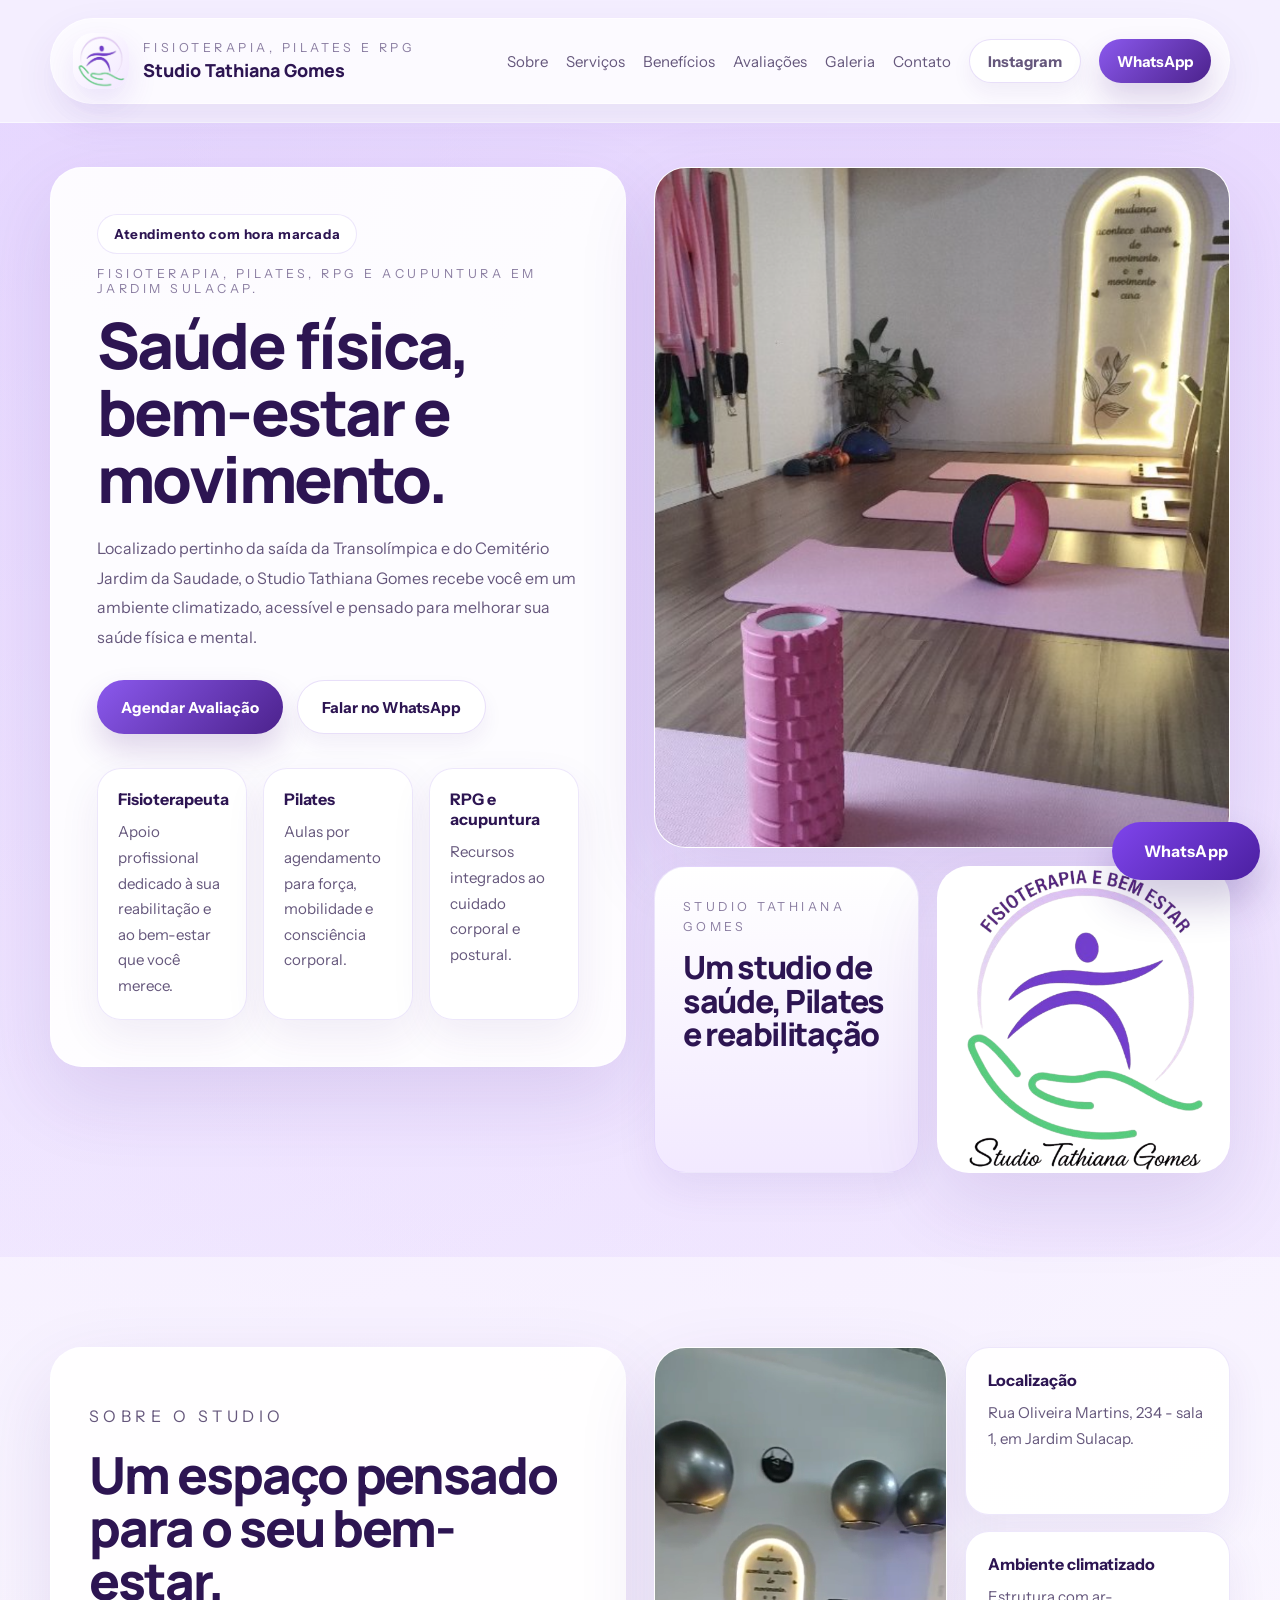
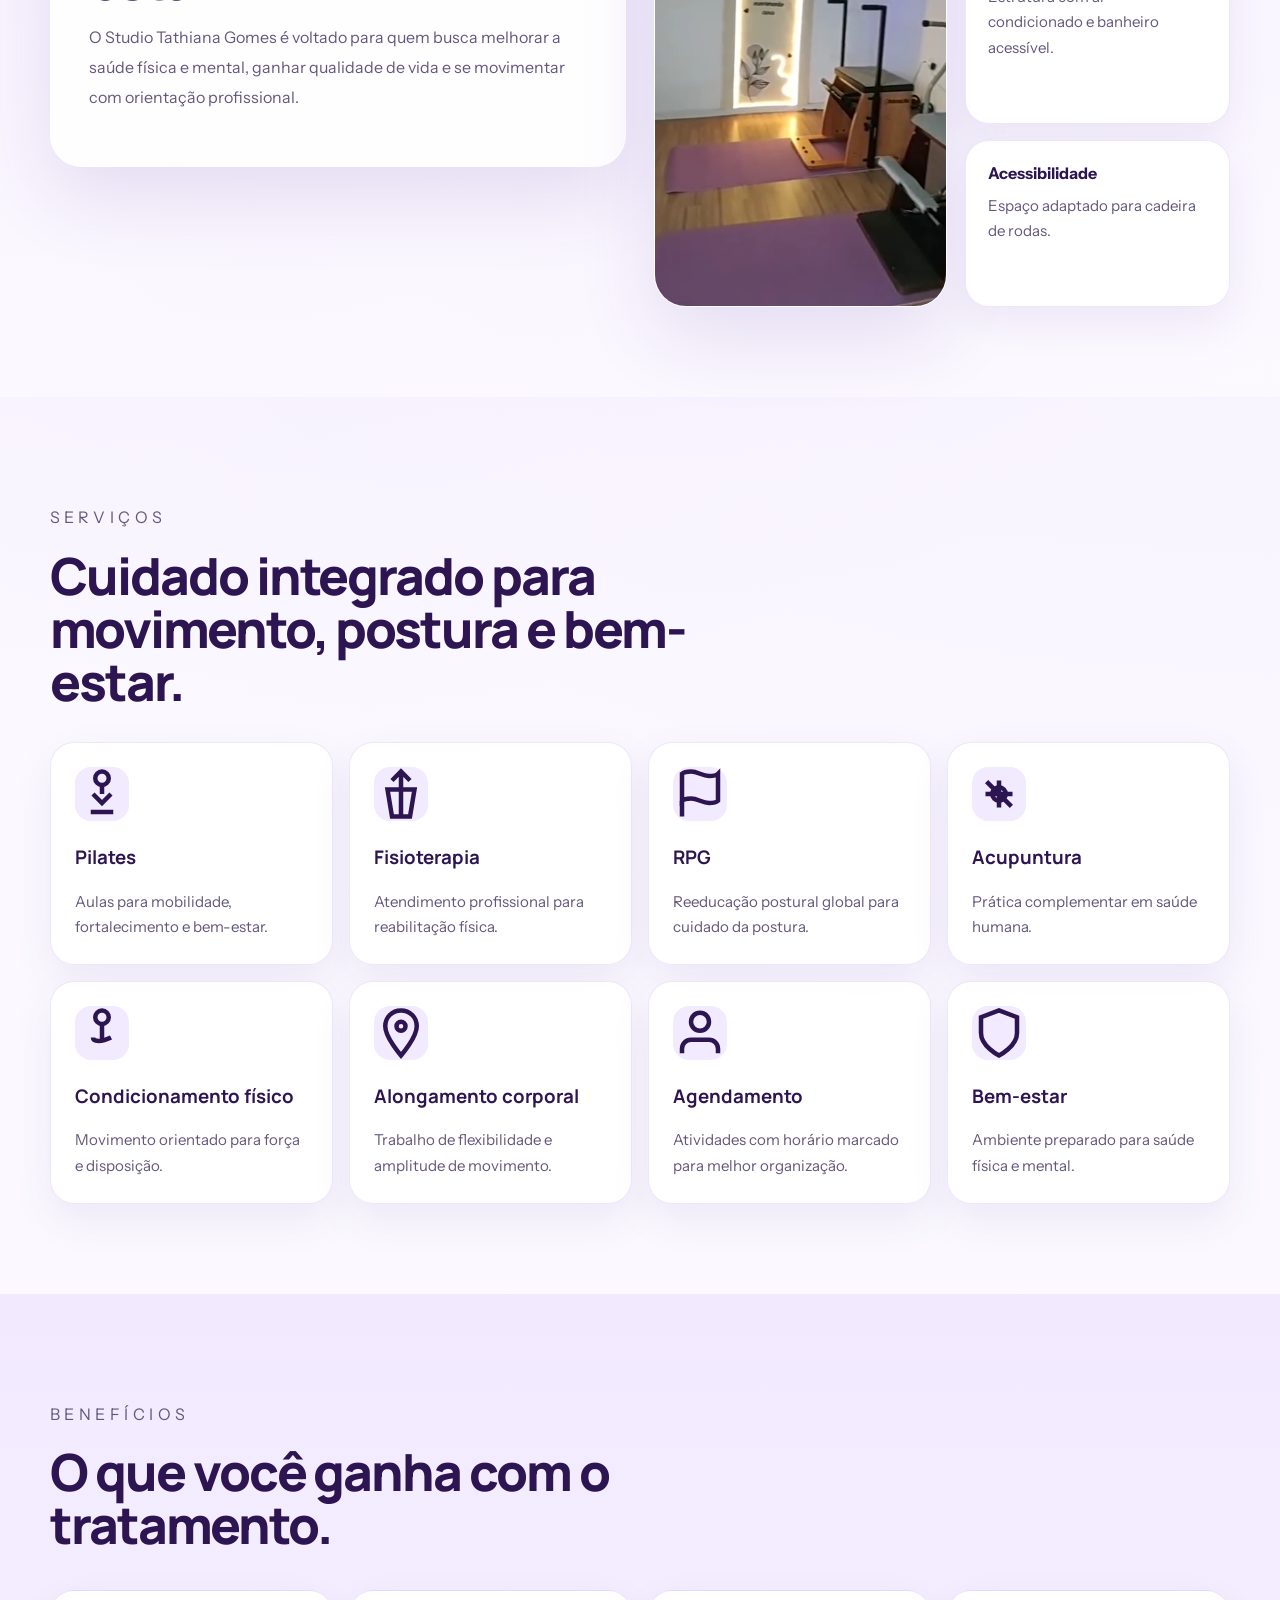
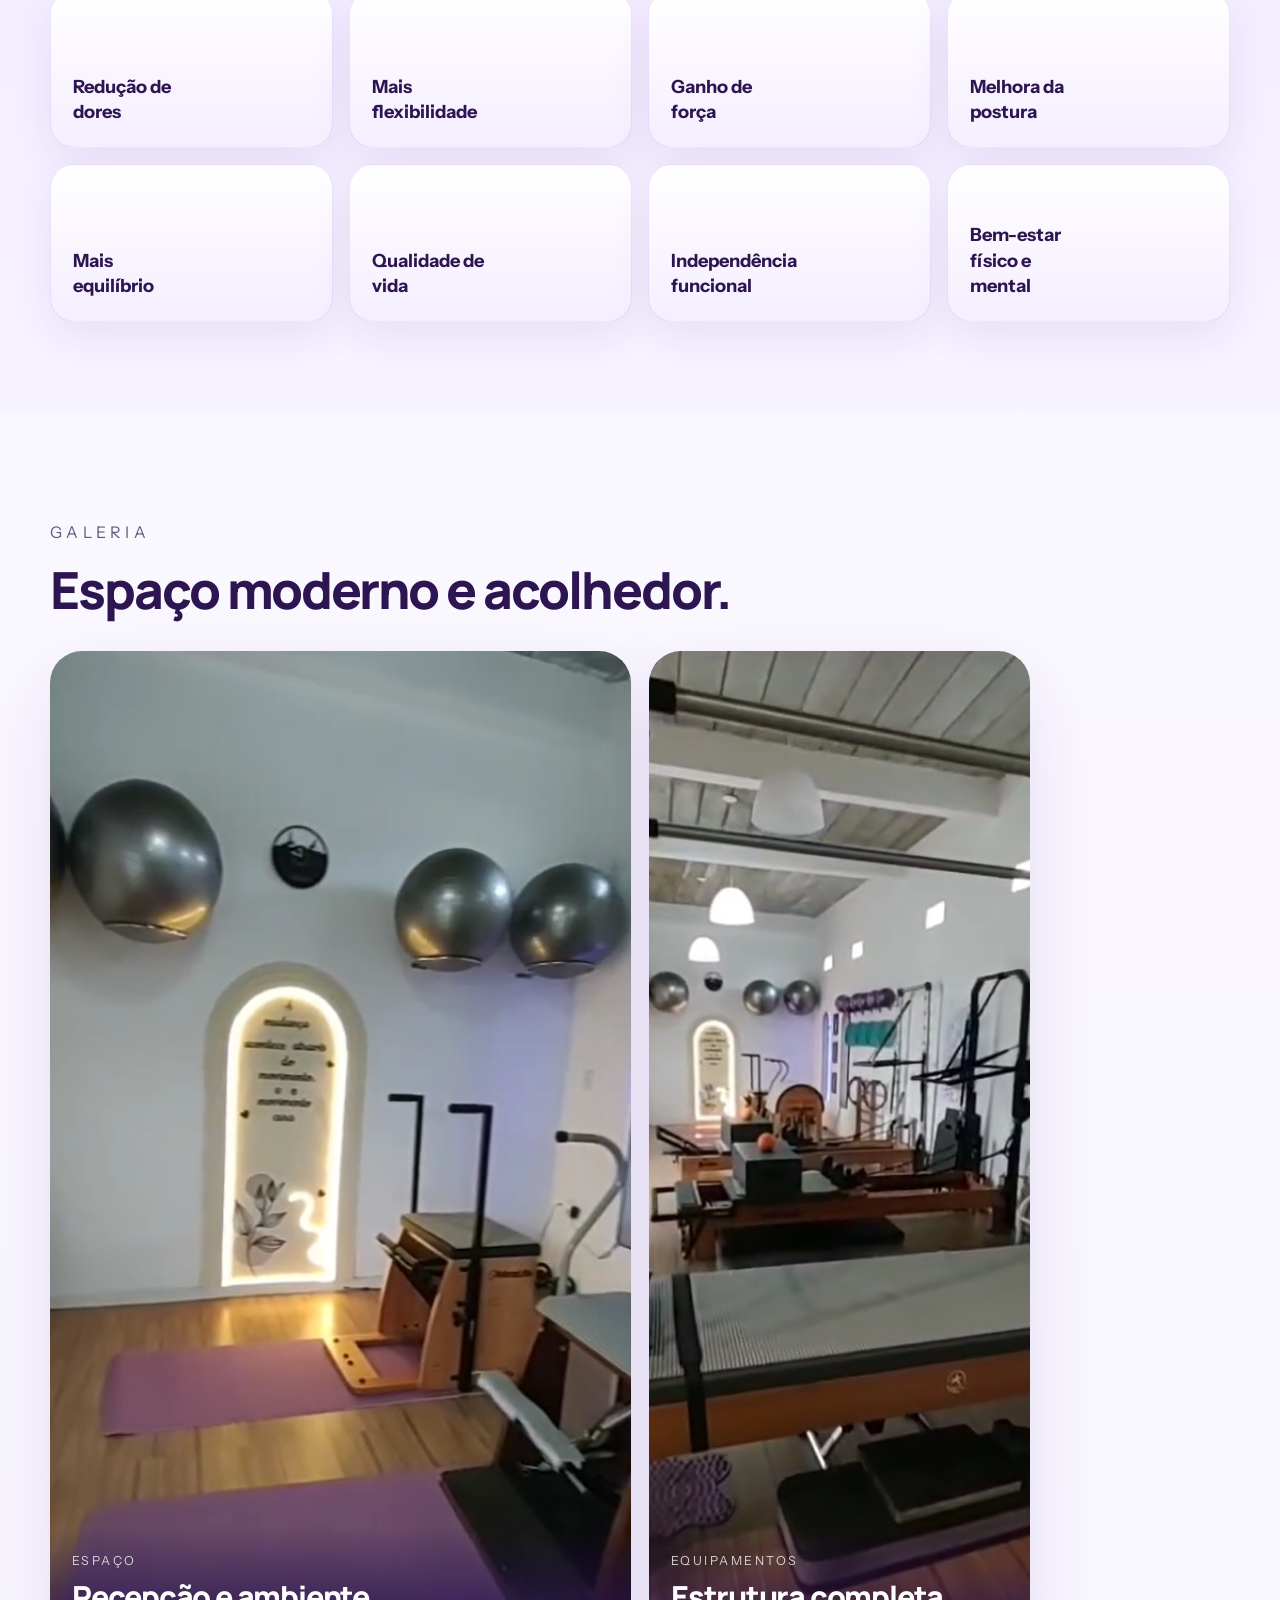
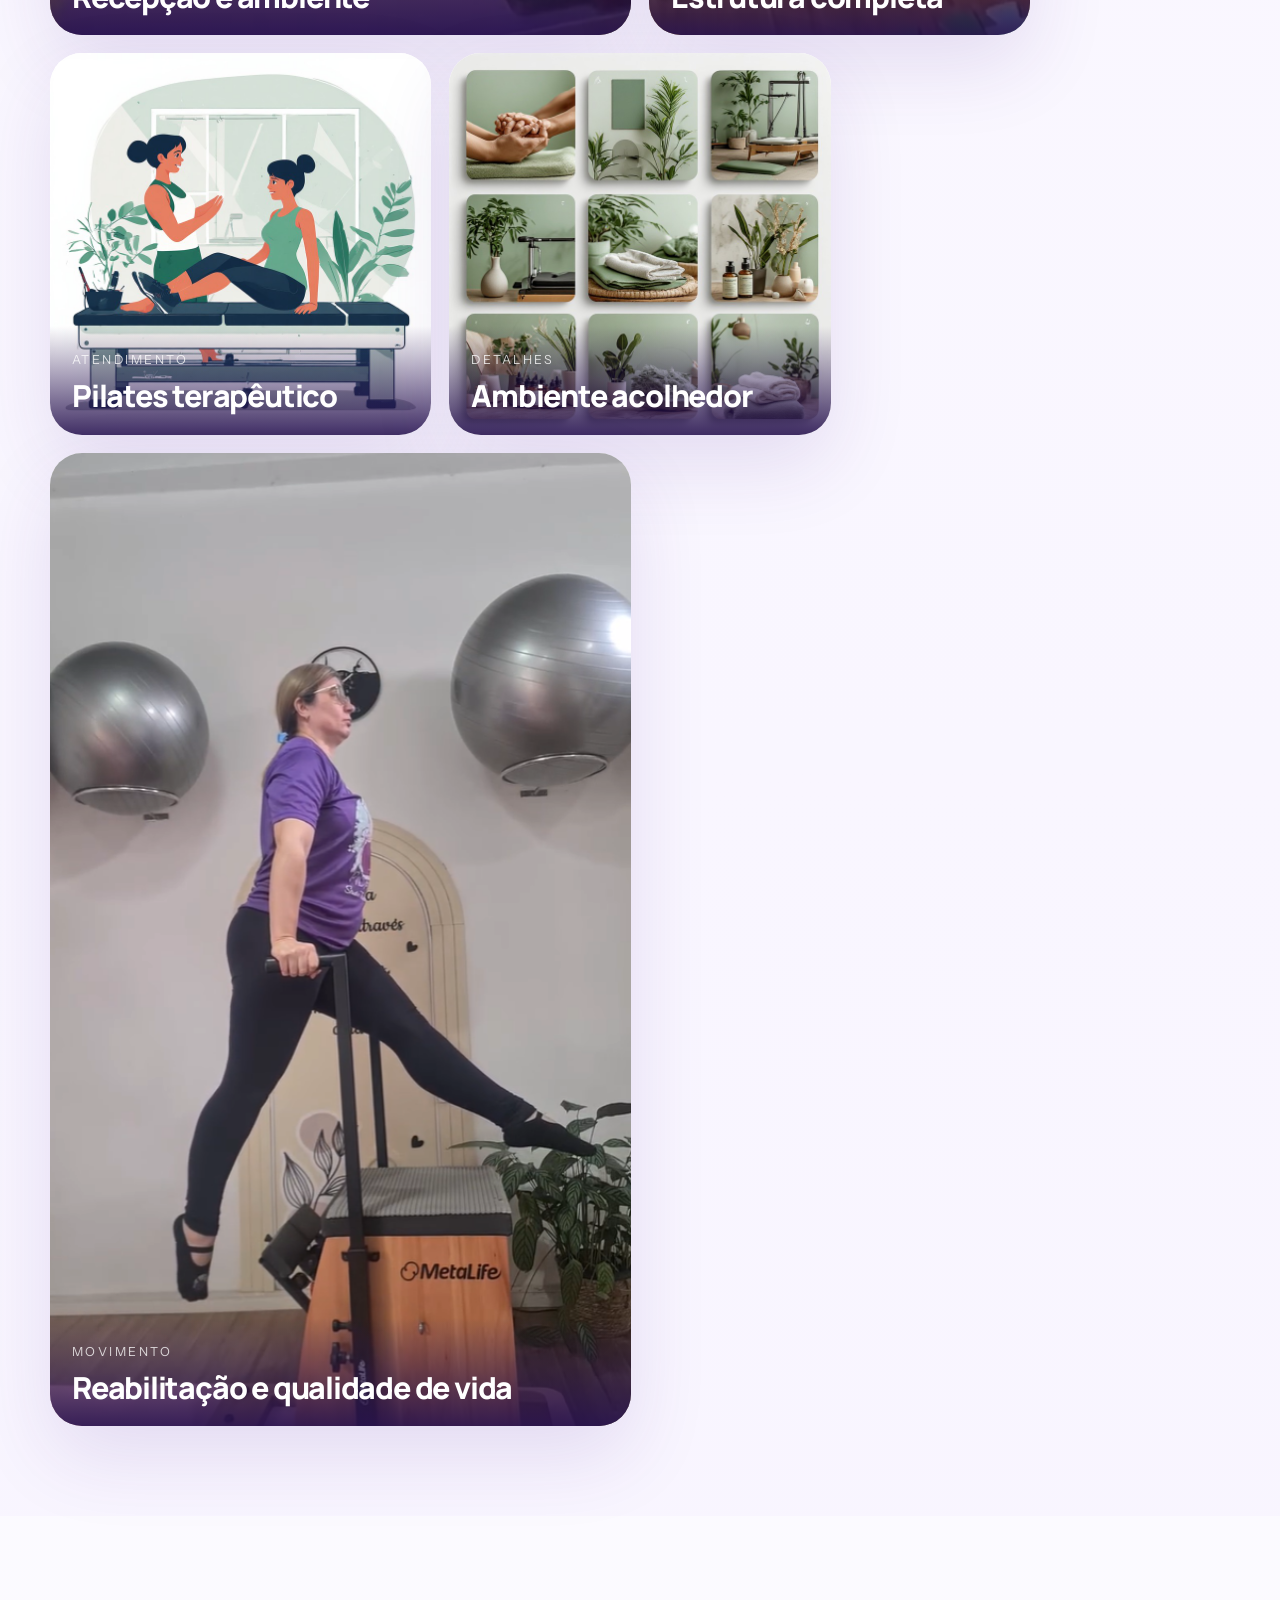
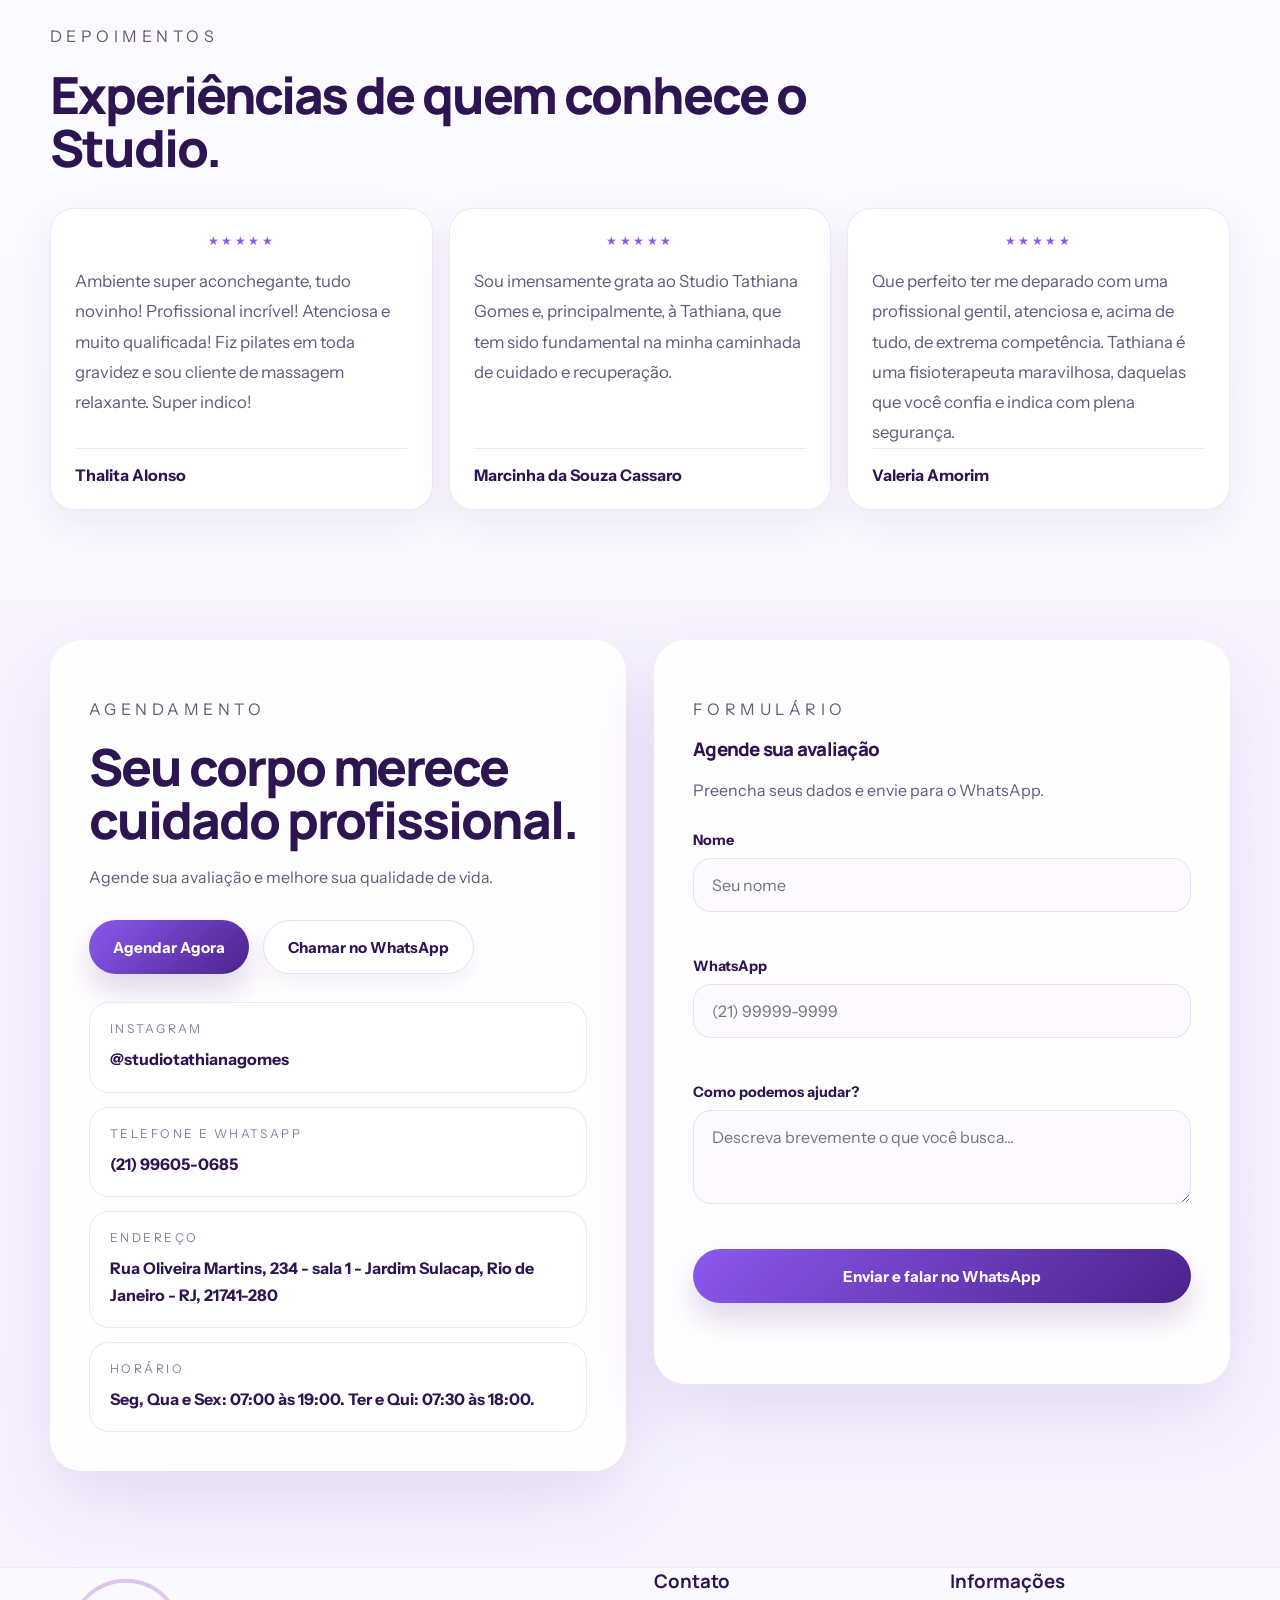
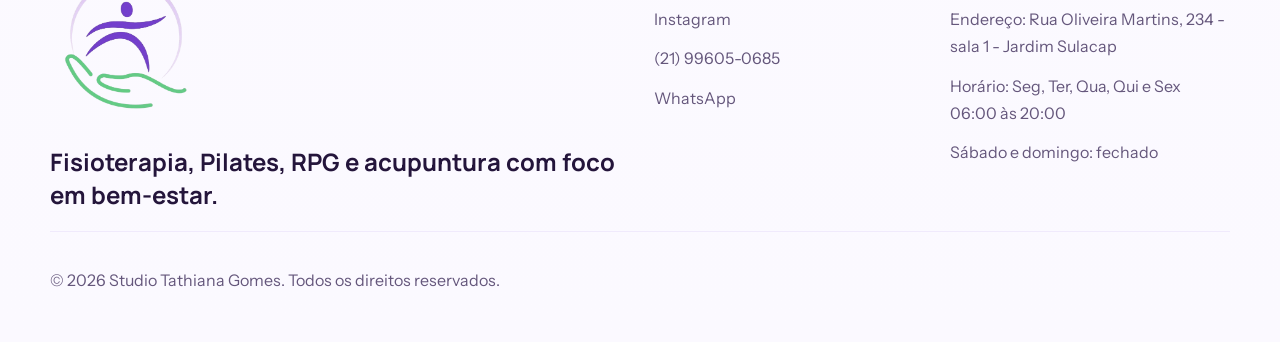
<file: index.html>
<!DOCTYPE html>
<html lang="pt-BR">
  <head>
    <meta charset="UTF-8" />
    <meta name="viewport" content="width=device-width, initial-scale=1.0" />
    <title>Studio Tathiana Gomes | Fisioterapia, Pilates, RPG e Acupuntura</title>
    <meta
      name="description"
content="Studio Tathiana Gomes em Jardim Sulacap: fisioterapia, Pilates, RPG e acupuntura com agendamento, ambiente climatizado e foco em bem-estar."
    />
    <meta
      name="keywords"
      content="Studio Tathiana Gomes, fisioterapia, pilates, RPG, acupuntura, reabilitação, postura, mobilidade, Jardim Sulacap, Rio de Janeiro"
    />
    <meta name="theme-color" content="#6f38d8" />
    <meta property="og:title" content="Studio Tathiana Gomes | Fisioterapia, Pilates, RPG e Acupuntura" />
    <meta
      property="og:description"
      content="Atendimento por agendamento em Jardim Sulacap para cuidar da saúde física, mobilidade, postura e qualidade de vida."
    />
    <meta property="og:type" content="website" />
    <meta property="og:locale" content="pt_BR" />
    <link rel="preconnect" href="https://fonts.googleapis.com" />
    <link rel="preconnect" href="https://fonts.gstatic.com" crossorigin />
    <link
      href="https://fonts.googleapis.com/css2?family=Instrument+Sans:wght@400;500;600;700&family=Manrope:wght@400;500;600;700;800&display=swap"
      rel="stylesheet"
    />
    <link rel="stylesheet" href="https://unpkg.com/aos@2.3.4/dist/aos.css" />
    <link rel="stylesheet" href="style.css" />
    <script type="application/ld+json">
      {
        "@context": "https://schema.org",
        "@type": "MedicalBusiness",
        "name": "Studio Tathiana Gomes",
        "description": "Studio de fisioterapia, Pilates, RPG e acupuntura em Jardim Sulacap, com foco em saúde física, bem-estar e qualidade de vida.",
        "telephone": "+55 21 99605-0685",
        "address": {
          "@type": "PostalAddress",
          "streetAddress": "Rua Oliveira Martins, 234 - sala 1",
          "addressLocality": "Rio de Janeiro",
          "addressRegion": "RJ",
          "postalCode": "21741-280",
          "addressCountry": "BR"
        },
        "openingHoursSpecification": [
          { "@type": "OpeningHoursSpecification", "dayOfWeek": "Monday", "opens": "07:00", "closes": "19:00" },
          { "@type": "OpeningHoursSpecification", "dayOfWeek": "Tuesday", "opens": "07:30", "closes": "18:00" },
          { "@type": "OpeningHoursSpecification", "dayOfWeek": "Wednesday", "opens": "07:00", "closes": "19:00" },
          { "@type": "OpeningHoursSpecification", "dayOfWeek": "Thursday", "opens": "07:30", "closes": "18:00" },
          { "@type": "OpeningHoursSpecification", "dayOfWeek": "Friday", "opens": "07:00", "closes": "19:00" }
        ],
        "sameAs": ["https://www.instagram.com/studiotathianagomes/"]
      }
    </script>
  </head>
  <body>
    <div class="page-loader" id="pageLoader" aria-hidden="true">
      <div class="page-loader__mark"></div>
    </div>

    <a class="skip-link" href="#conteudo">Pular para o conteúdo</a>

    <header class="site-header" id="topo">
      <div class="container header-inner">
        <a class="brand" href="#topo" aria-label="Studio Tathiana Gomes">
          <span class="brand__logo" aria-hidden="true">
            <img src="assets/images/logo2.png" alt="Studio Tathiana Gomes" />
          </span>
          <span class="brand__copy">
            <span class="brand__eyebrow">Fisioterapia, Pilates e RPG</span>
            <span class="brand__title">Studio Tathiana Gomes</span>
          </span>
        </a>

        <button
          class="menu-toggle"
          id="menuToggle"
          type="button"
          aria-expanded="false"
          aria-controls="siteNav"
          aria-label="Abrir menu"
        >
          <span></span>
          <span></span>
          <span></span>
        </button>

        <nav class="site-nav" id="siteNav" aria-label="Navegação principal">
          <a href="#sobre">Sobre</a>
          <a href="#servicos">Serviços</a>
          <a href="#beneficios">Benefícios</a>
          <a href="#avaliacoes">Avaliações</a>
          <a href="#galeria">Galeria</a>
          <a href="#contato">Contato</a>
          <a
            class="button button--small button--ghost"
            href="https://www.instagram.com/studiotathianagomes/"
            target="_blank"
            rel="noreferrer"
            >Instagram</a
          >
          <a
            class="button button--small "
            href="https://wa.me/5521996050685?text=Ola!%20Vim%20pelo%20site%20do%20Studio%20Tathiana%20Gomes%20e%20gostaria%20de%20agendar%20uma%20avaliacao."
            target="_blank"
            rel="noreferrer"
            style="color: white;"
            >WhatsApp</a
          >
        </nav>
      </div>
    </header>

    <main id="conteudo">
      <section class="hero">
        <div class="container hero-grid">
          <div class="hero-copy" data-aos="fade-up">
            <span class="pill">Atendimento com hora marcada</span>
            <p class="eyebrow">Fisioterapia, Pilates, RPG e acupuntura em Jardim Sulacap.</p>
            <h1>Saúde física, bem-estar e movimento.</h1>
            <p class="hero-text">
              Localizado pertinho da saída da Transolímpica e do Cemitério Jardim da Saudade,
              o Studio Tathiana Gomes recebe você em um ambiente climatizado, acessível e
              pensado para melhorar sua saúde física e mental.
            </p>

            <div class="hero-actions">
              <a class="button" href="#contato">Agendar Avaliação</a>
              <a
                class="button button--ghost button--ghost-strong"
                href="https://wa.me/5521996050685?text=Ola!%20Quero%20agendar%20uma%20avaliacao%20no%20Studio%20Tathiana%20Gomes."
                target="_blank"
                rel="noreferrer"
                >Falar no WhatsApp</a
              >
            </div>

            <div class="hero-points">
              <div>
                <strong>Fisioterapeuta</strong>
                <p>Apoio profissional dedicado à sua reabilitação e ao bem-estar que você merece.</p>
              </div>
              <div>
                <strong>Pilates</strong>
                <p>Aulas por agendamento para força, mobilidade e consciência corporal.</p>
              </div>
              <div>
                <strong>RPG e acupuntura</strong>
                <p>Recursos integrados ao cuidado corporal e postural.</p>
              </div>
            </div>
          </div>

          <div class="hero-visual" data-aos="fade-left">
            <article class="hero-photo hero-photo--main">
              <img
                src="assets/images/hero-studio.jpeg"
                alt="Ambiente do Studio Tathiana Gomes com atmosfera elegante e acolhedora"
              />
            </article>
            <div class="hero-side">
              <article class="hero-info-card">
                <span class="eyebrow">Studio Tathiana Gomes</span>
                <h2>Um studio de saúde, Pilates e reabilitação</h2>
              </article>
              <article class="hero-photo hero-photo--small">
                <img
                  src="assets/images/logo.png"
                  alt="Logo do Studio Tathiana Gomes em destaque"
                />
              </article>
            </div>
          </div>
        </div>
      </section>

      <section class="section section--soft" id="sobre">
        <div class="container intro-grid">
          <div class="intro-card" data-aos="fade-up">
            <p class="eyebrow">Sobre o Studio</p>
            <h2>Um espaço pensado para o seu bem-estar.</h2>
            <p>
              O Studio Tathiana Gomes é voltado para quem busca melhorar a saúde física e mental,
              ganhar qualidade de vida e se movimentar com orientação profissional.
            </p>
          </div>

          <div class="intro-media" data-aos="fade-up" data-aos-delay="120">
            <article class="media-card">
              <img src="assets/images/clinic-space.jpeg" alt="Ambiente interno do studio" />
            </article>
            <article class="stats-card">
              <div>
                <strong>Localização</strong>
                <p>Rua Oliveira Martins, 234 - sala 1, em Jardim Sulacap.</p>
              </div>
              <div>
                <strong>Ambiente climatizado</strong>
                <p>Estrutura com ar-condicionado e banheiro acessível.</p>
              </div>
              <div>
                <strong>Acessibilidade</strong>
                <p>Espaço adaptado para cadeira de rodas.</p>
              </div>
            </article>
          </div>
        </div>
      </section>

      <section class="section" id="servicos">
        <div class="container">
          <div class="section-heading" data-aos="fade-up">
            <p class="eyebrow">Serviços</p>
            <h2>Cuidado integrado para movimento, postura e bem-estar.</h2>
          </div>

          <div class="service-grid">
            <article class="service-card" data-aos="fade-up">
              <span class="service-card__icon">
                <svg viewBox="0 0 24 24" fill="none" stroke="currentColor" stroke-width="2">
                  <circle cx="12" cy="5" r="3"/>
                  <path d="M12 8v4M8 12l4 4 4-4M7 20h10"/>
                </svg>
              </span>
              <h3>Pilates</h3>
              <p>Aulas para mobilidade, fortalecimento e bem-estar.</p>
            </article>
            <article class="service-card" data-aos="fade-up" data-aos-delay="60">
              <span class="service-card__icon">
                <svg viewBox="0 0 24 24" fill="none" stroke="currentColor" stroke-width="2">
                  <path d="M12 2v20M8 6l4-4 4 4M6 10h12l-2 12H8z"/>
                </svg>
              </span>
              <h3>Fisioterapia</h3>
              <p>Atendimento profissional para reabilitação física.</p>
            </article>
            <article class="service-card" data-aos="fade-up" data-aos-delay="120">
              <span class="service-card__icon">
                <svg viewBox="0 0 24 24" fill="none" stroke="currentColor" stroke-width="2">
                  <path d="M4 15s1-1 4-1 5 2 8 2 4-1 4-1V3s-1 1-4 1-5-2-8-2-4 1-4 1z"/>
                  <line x1="4" y1="22" x2="4" y2="15"/>
                </svg>
              </span>
              <h3>RPG</h3>
              <p>Reeducação postural global para cuidado da postura.</p>
            </article>
            <article class="service-card" data-aos="fade-up" data-aos-delay="180">
              <span class="service-card__icon">
                <svg viewBox="0 0 24 24" fill="none" stroke="currentColor" stroke-width="2">
                  <path d="M6.5 6.5L17.5 17.5M6 12h12M12 6v12"/>
                  <circle cx="12" cy="12" r="3"/>
                </svg>
              </span>
              <h3>Acupuntura</h3>
              <p>Prática complementar em saúde humana.</p>
            </article>
            <article class="service-card" data-aos="fade-up">
              <span class="service-card__icon">
                <svg viewBox="0 0 24 24" fill="none" stroke="currentColor" stroke-width="2">
                  <circle cx="12" cy="5" r="3"/>
                  <path d="M12 8v8M8 14c0 2 4 2 8 0"/>
                </svg>
              </span>
              <h3>Condicionamento físico</h3>
              <p>Movimento orientado para força e disposição.</p>
            </article>
            <article class="service-card" data-aos="fade-up" data-aos-delay="60">
              <span class="service-card__icon">
                <svg viewBox="0 0 24 24" fill="none" stroke="currentColor" stroke-width="2">
                  <path d="M12 2C8 2 5 5 5 9c0 5 7 13 7 13s7-8 7-13c0-4-3-7-7-7z"/>
                  <circle cx="12" cy="9" r="2"/>
                </svg>
              </span>
              <h3>Alongamento corporal</h3>
              <p>Trabalho de flexibilidade e amplitude de movimento.</p>
            </article>
            <article class="service-card" data-aos="fade-up" data-aos-delay="120">
              <span class="service-card__icon">
                <svg viewBox="0 0 24 24" fill="none" stroke="currentColor" stroke-width="2">
                  <path d="M20 21v-2a4 4 0 0 0-4-4H8a4 4 0 0 0-4 4v2"/>
                  <circle cx="12" cy="7" r="4"/>
                </svg>
              </span>
              <h3>Agendamento</h3>
              <p>Atividades com horário marcado para melhor organização.</p>
            </article>
            <article class="service-card" data-aos="fade-up" data-aos-delay="180">
              <span class="service-card__icon">
                <svg viewBox="0 0 24 24" fill="none" stroke="currentColor" stroke-width="2">
                  <path d="M12 22s8-4 8-10V5l-8-3-8 3v7c0 6 8 10 8 10z"/>
                </svg>
              </span>
              <h3>Bem-estar</h3>
              <p>Ambiente preparado para saúde física e mental.</p>
            </article>
          </div>
        </div>
      </section>

      <section class="section section--highlight" id="beneficios">
        <div class="container benefits-wrap">
          <div class="section-heading section-heading--compact" data-aos="fade-up">
            <p class="eyebrow">Benefícios</p>
            <h2>O que você ganha com o tratamento.</h2>
          </div>

          <div class="benefit-grid">
            <article class="benefit-card" data-aos="fade-up"><strong>Redução de dores</strong></article>
            <article class="benefit-card" data-aos="fade-up" data-aos-delay="40"><strong>Mais flexibilidade</strong></article>
            <article class="benefit-card" data-aos="fade-up" data-aos-delay="80"><strong>Ganho de força</strong></article>
            <article class="benefit-card" data-aos="fade-up" data-aos-delay="120"><strong>Melhora da postura</strong></article>
            <article class="benefit-card" data-aos="fade-up"><strong>Mais equilíbrio</strong></article>
            <article class="benefit-card" data-aos="fade-up" data-aos-delay="40"><strong>Qualidade de vida</strong></article>
            <article class="benefit-card" data-aos="fade-up" data-aos-delay="80"><strong>Independência funcional</strong></article>
            <article class="benefit-card" data-aos="fade-up" data-aos-delay="120"><strong>Bem-estar físico e mental</strong></article>
          </div>
        </div>
      </section>

      <section class="section" id="galeria">
        <div class="container">
          <div class="section-heading" data-aos="fade-up">
            <p class="eyebrow">Galeria</p>
            <h2>Espaço moderno e acolhedor.</h2>
          </div>

          <div class="gallery-grid gallery-grid--images">
            <button
              class="gallery-card gallery-card--image gallery-card--wide"
              type="button"
              data-gallery
              data-title="Recepção e ambiente do studio"
              data-description="Espaço acolhedor, climatizado e organizado para receber cada pessoa com conforto antes, durante e depois do atendimento."
              data-image="assets/images/clinic-space.jpeg"
              data-aos="fade-up"
            >
              <img src="assets/images/clinic-space.jpeg" alt="Ambiente interno da clínica" />
              <div class="gallery-card__content">
                <span class="gallery-card__eyebrow">Espaço</span>
                <strong>Recepção e ambiente</strong>
              </div>
            </button>

            <button
              class="gallery-card gallery-card--image"
              type="button"
              data-gallery
              data-title="Aparelhos e estrutura de Pilates"
              data-description="Equipamentos preparados para aulas de Pilates com foco em força, mobilidade, controle corporal e evolução segura."
              data-image="assets/images/equipment-room.jpeg"
              data-aos="fade-up"
              data-aos-delay="60"
            >
              <img src="assets/images/equipment-room.jpeg" alt="Aparelhos de pilates e espaço de atendimento" />
              <div class="gallery-card__content">
                <span class="gallery-card__eyebrow">Equipamentos</span>
                <strong>Estrutura completa</strong>
              </div>
            </button>

            <button
              class="gallery-card gallery-card--image"
              type="button"
              data-gallery
              data-title="Atendimento de Pilates terapêutico"
              data-description="Sessões conduzidas com atenção à postura, ao ritmo de cada pessoa e aos objetivos definidos na avaliação."
              data-image="assets/images/pilates-session.jpeg"
              data-aos="fade-up"
              data-aos-delay="120"
            >
              <img src="assets/images/pilates-session.jpeg" alt="Sessão de pilates terapêutico orientada" />
              <div class="gallery-card__content">
                <span class="gallery-card__eyebrow">Atendimento</span>
                <strong>Pilates terapêutico</strong>
              </div>
            </button>

            <button
              class="gallery-card gallery-card--image"
              type="button"
              data-gallery
              data-title="Detalhes do espaço e acolhimento"
              data-description="Ambiente pensado para transmitir tranquilidade, cuidado e confiança em cada etapa do acompanhamento."
              data-image="assets/images/detail-care.jpeg"
              data-aos="fade-up"
            >
              <img src="assets/images/detail-care.jpeg" alt="Detalhes do espaço e atmosfera de bem-estar" />
              <div class="gallery-card__content">
                <span class="gallery-card__eyebrow">Detalhes</span>
                <strong>Ambiente acolhedor</strong>
              </div>
            </button>

            <button
              class="gallery-card gallery-card--image gallery-card--wide"
              type="button"
              data-gallery
              data-title="Reabilitação e movimento funcional"
              data-description="Atendimento voltado à recuperação da funcionalidade, melhora da mobilidade e mais segurança para as atividades do dia a dia."
              data-image="assets/images/movement-therapy.jpeg"
              data-aos="fade-up"
              data-aos-delay="60"
            >
              <img src="assets/images/movement-therapy.jpeg" alt="Movimento funcional e reabilitacao orientada" />
              <div class="gallery-card__content">
                <span class="gallery-card__eyebrow">Movimento</span>
                <strong>Reabilitação e qualidade de vida</strong>
              </div>
            </button>
          </div>
        </div>
      </section>

      <section class="section section--soft" id="avaliacoes">
        <div class="container">
          <div class="section-heading" data-aos="fade-up">
            <p class="eyebrow">Depoimentos</p>
            <h2>Experiências de quem conhece o Studio.</h2>
          </div>

          <div class="testimonial-grid">
            <article class="testimonial-card" data-aos="fade-up">
              <span class="testimonial-card__stars">&#9733;&#9733;&#9733;&#9733;&#9733;</span>
              <blockquote>Ambiente super aconchegante, tudo novinho! Profissional incrível! Atenciosa e muito qualificada! Fiz pilates em toda gravidez e sou cliente de massagem relaxante. Super indico!</blockquote>
              <p class="testimonial-card__author">Thalita Alonso</p>
            </article>
            <article class="testimonial-card" data-aos="fade-up" data-aos-delay="80">
              <span class="testimonial-card__stars">&#9733;&#9733;&#9733;&#9733;&#9733;</span>
              <blockquote>Sou imensamente grata ao Studio Tathiana Gomes e, principalmente, à Tathiana, que tem sido fundamental na minha caminhada de cuidado e recuperação.</blockquote>
              <p class="testimonial-card__author">Marcinha da Souza Cassaro</p>
            </article>
            <article class="testimonial-card" data-aos="fade-up" data-aos-delay="160">
              <span class="testimonial-card__stars">&#9733;&#9733;&#9733;&#9733;&#9733;</span>
              <blockquote>Que perfeito ter me deparado com uma profissional gentil, atenciosa e, acima de tudo, de extrema competência. Tathiana é uma fisioterapeuta maravilhosa, daquelas que você confia e indica com plena segurança.</blockquote>
              <p class="testimonial-card__author">Valeria Amorim</p>
            </article>
          </div>
        </div>
      </section>

      <section class="section contact-section" id="contato">
        <div class="container contact-grid">
          <div class="contact-copy" data-aos="fade-up">
            <p class="eyebrow">Agendamento</p>
            <h2>Seu corpo merece cuidado profissional.</h2>
            <p>Agende sua avaliação e melhore sua qualidade de vida.</p>

            <div class="contact-actions">
              <a class="button" href="#formulario">Agendar Agora</a>
              <a
                class="button button--ghost button--ghost-strong"
                href="https://wa.me/5521996050685?text=Ola!%20Gostaria%20de%20agendar%20uma%20avaliacao%20no%20Studio%20Tathiana%20Gomes."
                target="_blank"
                rel="noreferrer"
                >Chamar no WhatsApp</a
              >
            </div>

            <div class="contact-list">
              <article>
                <span>Instagram</span>
                <strong>@studiotathianagomes</strong>
              </article>
              <article>
                <span>Telefone e WhatsApp</span>
                <strong>(21) 99605-0685</strong>
              </article>
              <article>
                <span>Endereço</span>
                <strong>Rua Oliveira Martins, 234 - sala 1 - Jardim Sulacap, Rio de Janeiro - RJ, 21741-280</strong>
              </article>
              <article>
                <span>Horário</span>
                <strong>Seg, Qua e Sex: 07:00 às 19:00. Ter e Qui: 07:30 às 18:00.</strong>
              </article>
            </div>
          </div>

          <div class="form-card" data-aos="fade-up" data-aos-delay="120">
            <p class="eyebrow">Formulário</p>
            <h3 id="formulario">Agende sua avaliação</h3>
            <p>Preencha seus dados e envie para o WhatsApp.</p>

            <form class="lead-form" id="leadForm" novalidate>
              <div class="field-group">
                <label for="name">Nome</label>
                <input id="name" name="name" type="text" placeholder="Seu nome" required />
                <small class="field-error" aria-live="polite"></small>
              </div>

              <div class="field-group">
                <label for="phone">WhatsApp</label>
                <input id="phone" name="phone" type="tel" placeholder="(21) 99999-9999" required />
                <small class="field-error" aria-live="polite"></small>
              </div>

              <div class="field-group">
                <label for="goal">Como podemos ajudar?</label>
                <textarea
                  id="goal"
                  name="goal"
                  rows="3"
                  placeholder="Descreva brevemente o que você busca..."
                  required
                ></textarea>
                <small class="field-error" aria-live="polite"></small>
              </div>

              <button class="button button--block" type="submit">Enviar e falar no WhatsApp</button>
              <p class="form-feedback" id="formFeedback" aria-live="polite"></p>
            </form>
          </div>
        </div>
      </section>
    </main>

    <footer class="site-footer">
      <div class="container footer-grid">
        <div>
          <img src="assets/images/logo2.png" alt="Studio Tathiana Gomes" style="max-width: 150px; margin-bottom: 16px;" />
          <h2>Fisioterapia, Pilates, RPG e acupuntura com foco em bem-estar.</h2>
        </div>

        <div class="footer-columns">
          <div>
            <h3>Contato</h3>
            <ul>
              <li><a href="https://www.instagram.com/studiotathianagomes/" target="_blank" rel="noreferrer">Instagram</a></li>
              <li>(21) 99605-0685</li>
              <li><a href="https://wa.me/5521996050685" target="_blank" rel="noreferrer">WhatsApp</a></li>
            </ul>
          </div>
          <div>
            <h3>Informações</h3>
            <ul>
              <li>Endereço: Rua Oliveira Martins, 234 - sala 1 - Jardim Sulacap</li>
              <li>Horário: Seg, Ter, Qua, Qui e Sex 06:00 às 20:00</li>
              <li>Sábado e domingo: fechado</li>
            </ul>
          </div>
        </div>
      </div>

      <div class="container footer-bottom">
        <p>&copy; <span id="currentYear"></span> Studio Tathiana Gomes. Todos os direitos reservados.</p>
      </div>
    </footer>

    <a
      class="floating-whatsapp"
      href="https://wa.me/5521996050685?text=Ola!%20Vim%20pelo%20site%20do%20Studio%20Tathiana%20Gomes."
      target="_blank"
      rel="noreferrer"
      aria-label="Falar no WhatsApp"
    >
      <span>WhatsApp</span>
    </a>

    <div class="gallery-modal" id="galleryModal" aria-hidden="true" role="dialog" aria-modal="true">
      <div class="gallery-modal__backdrop" data-close-modal></div>
      <div class="gallery-modal__dialog">
        <button class="gallery-modal__close" type="button" data-close-modal aria-label="Fechar galeria">&times;</button>
        <div class="gallery-modal__visual"></div>
        <div class="gallery-modal__copy">
          <p class="eyebrow">Galeria</p>
          <h3 id="galleryModalTitle">Imagem</h3>
          <p id="galleryModalDescription"></p>
        </div>
      </div>
    </div>

    <script src="https://unpkg.com/aos@2.3.4/dist/aos.js"></script>
    <script src="script.js" defer></script>
  </body>
</html>
</file>
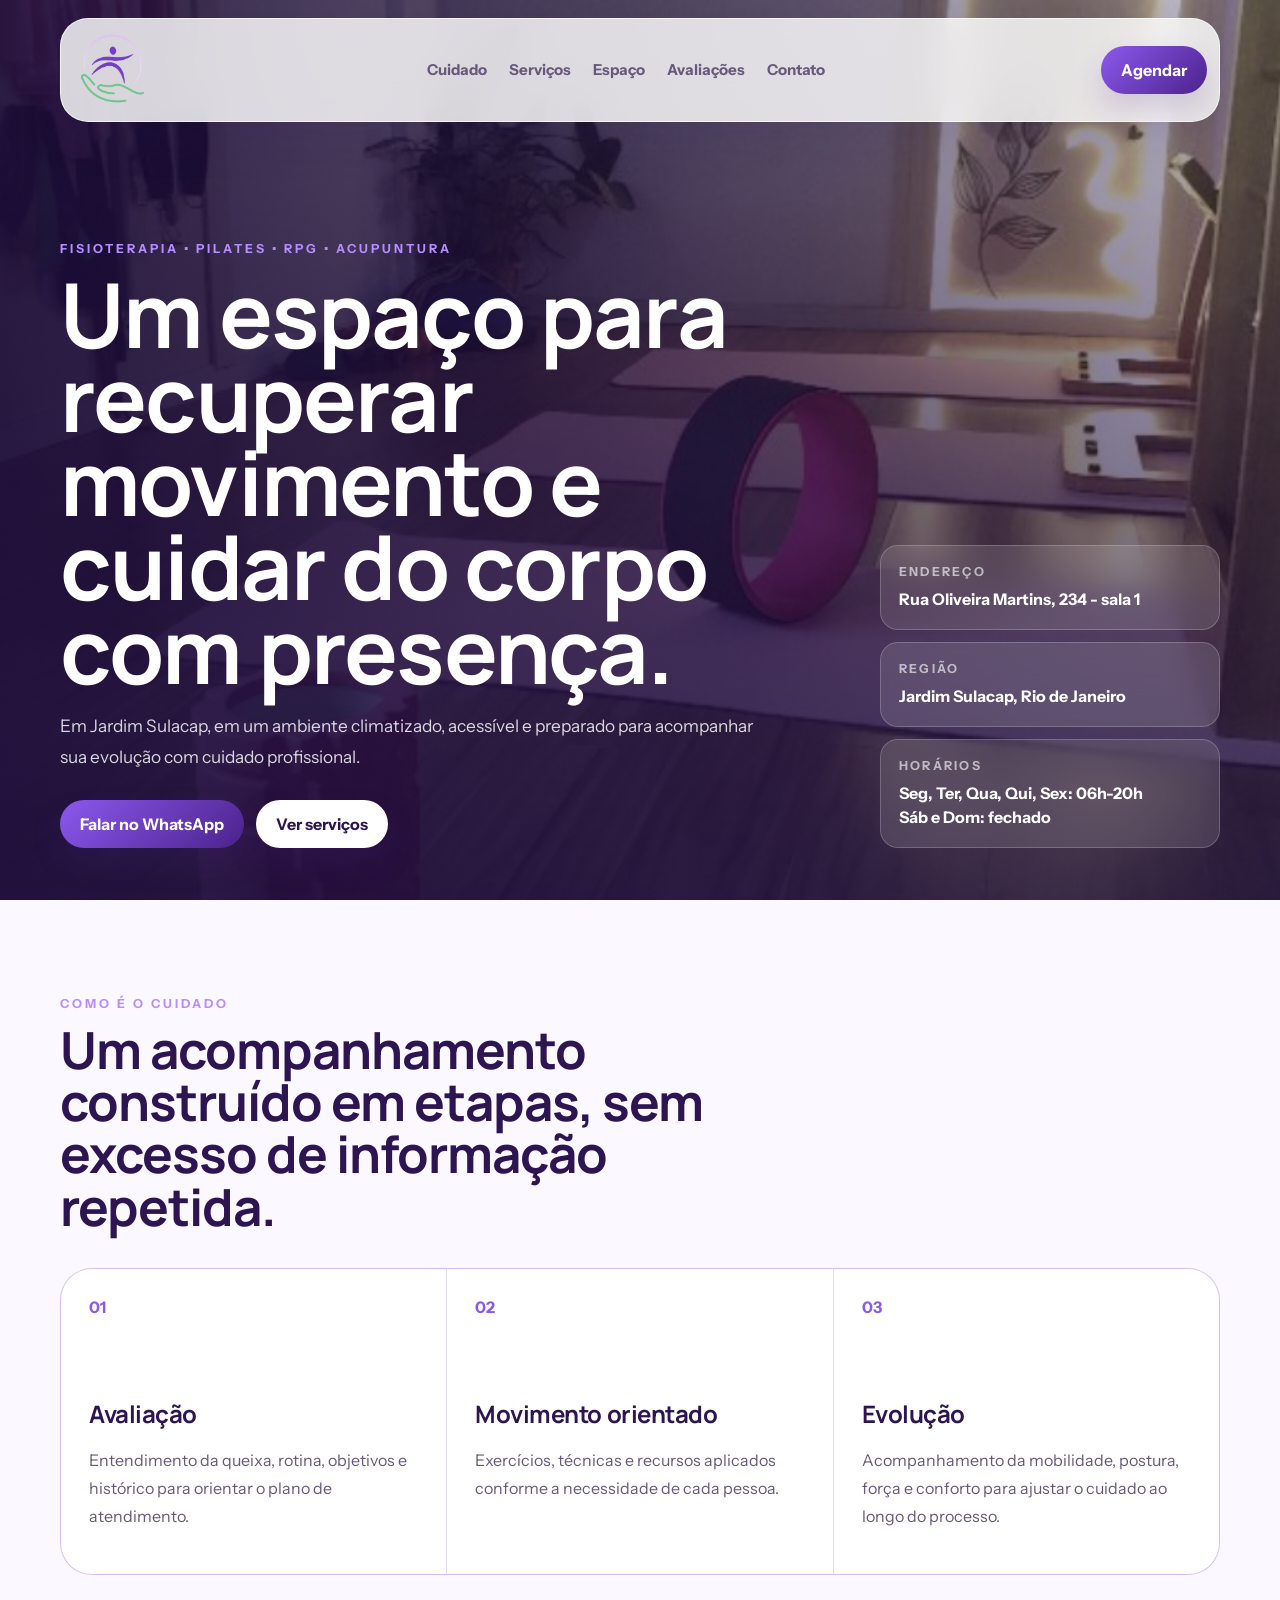
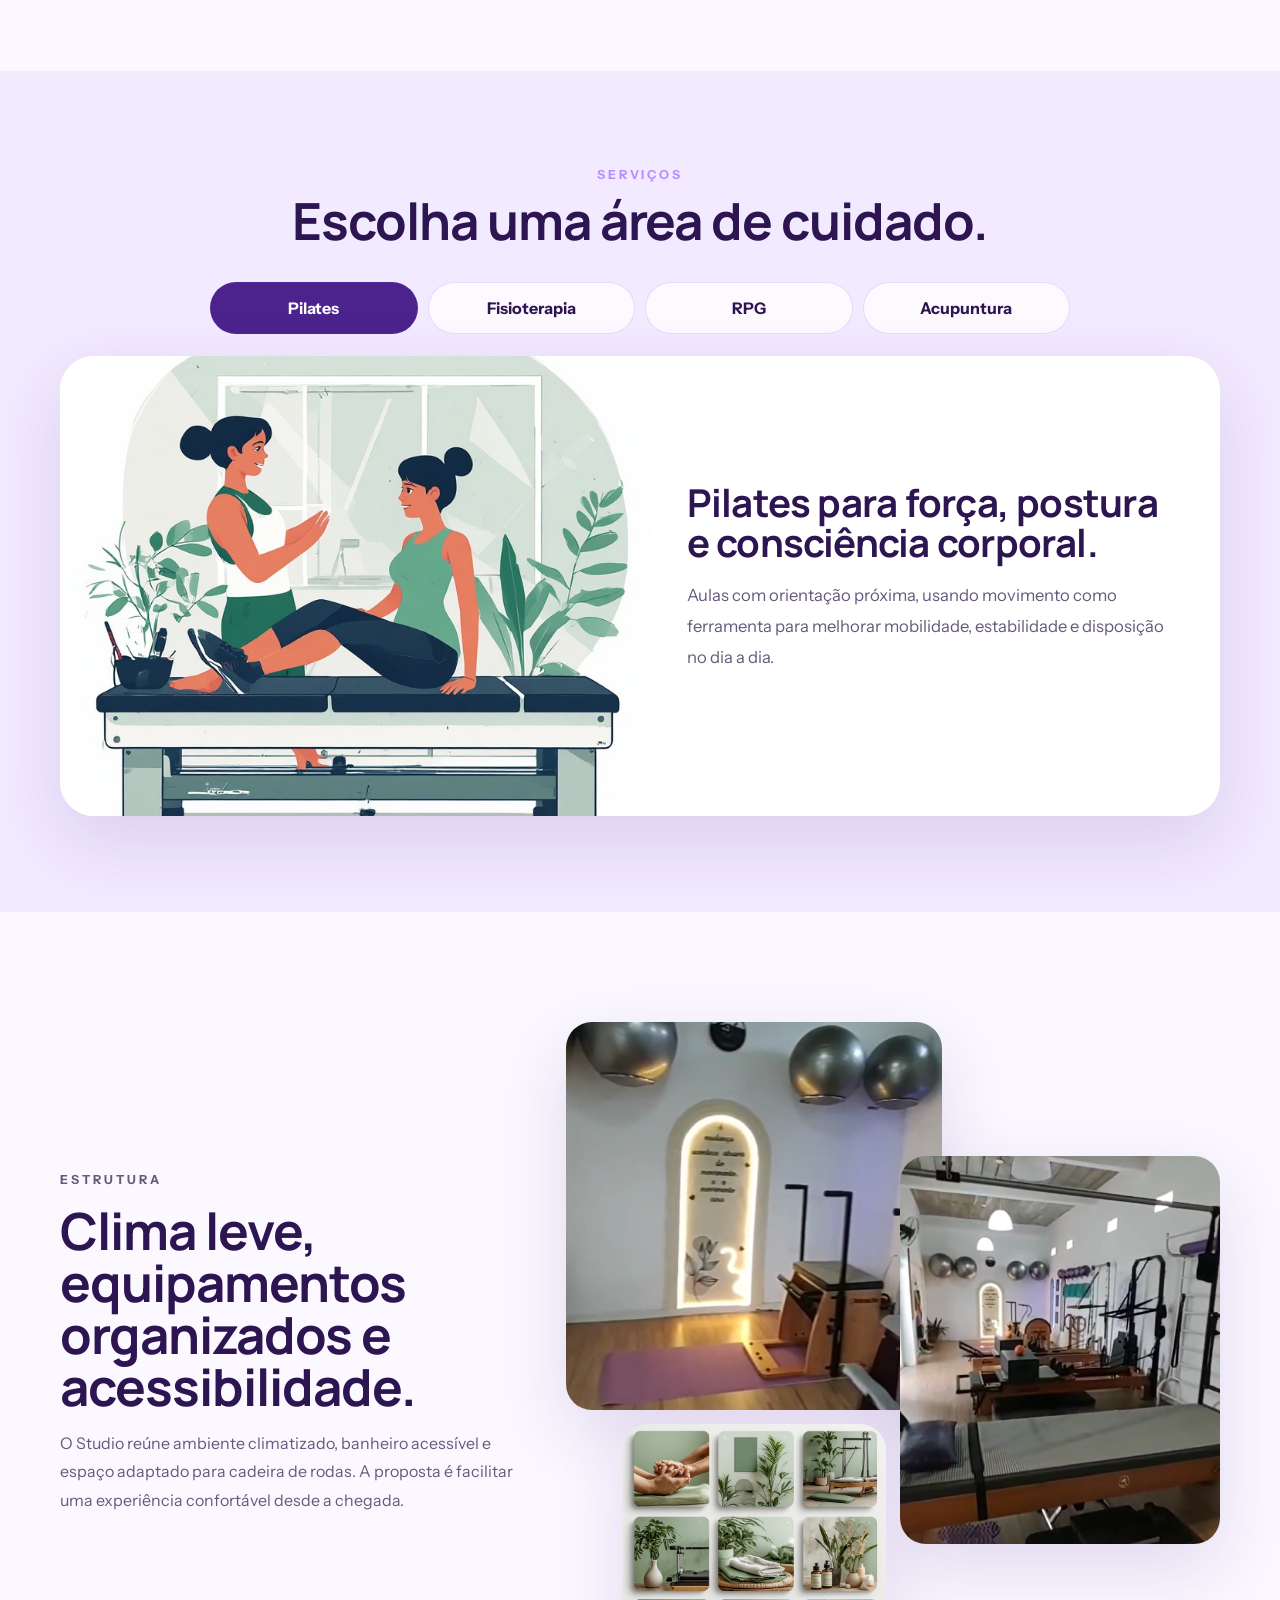
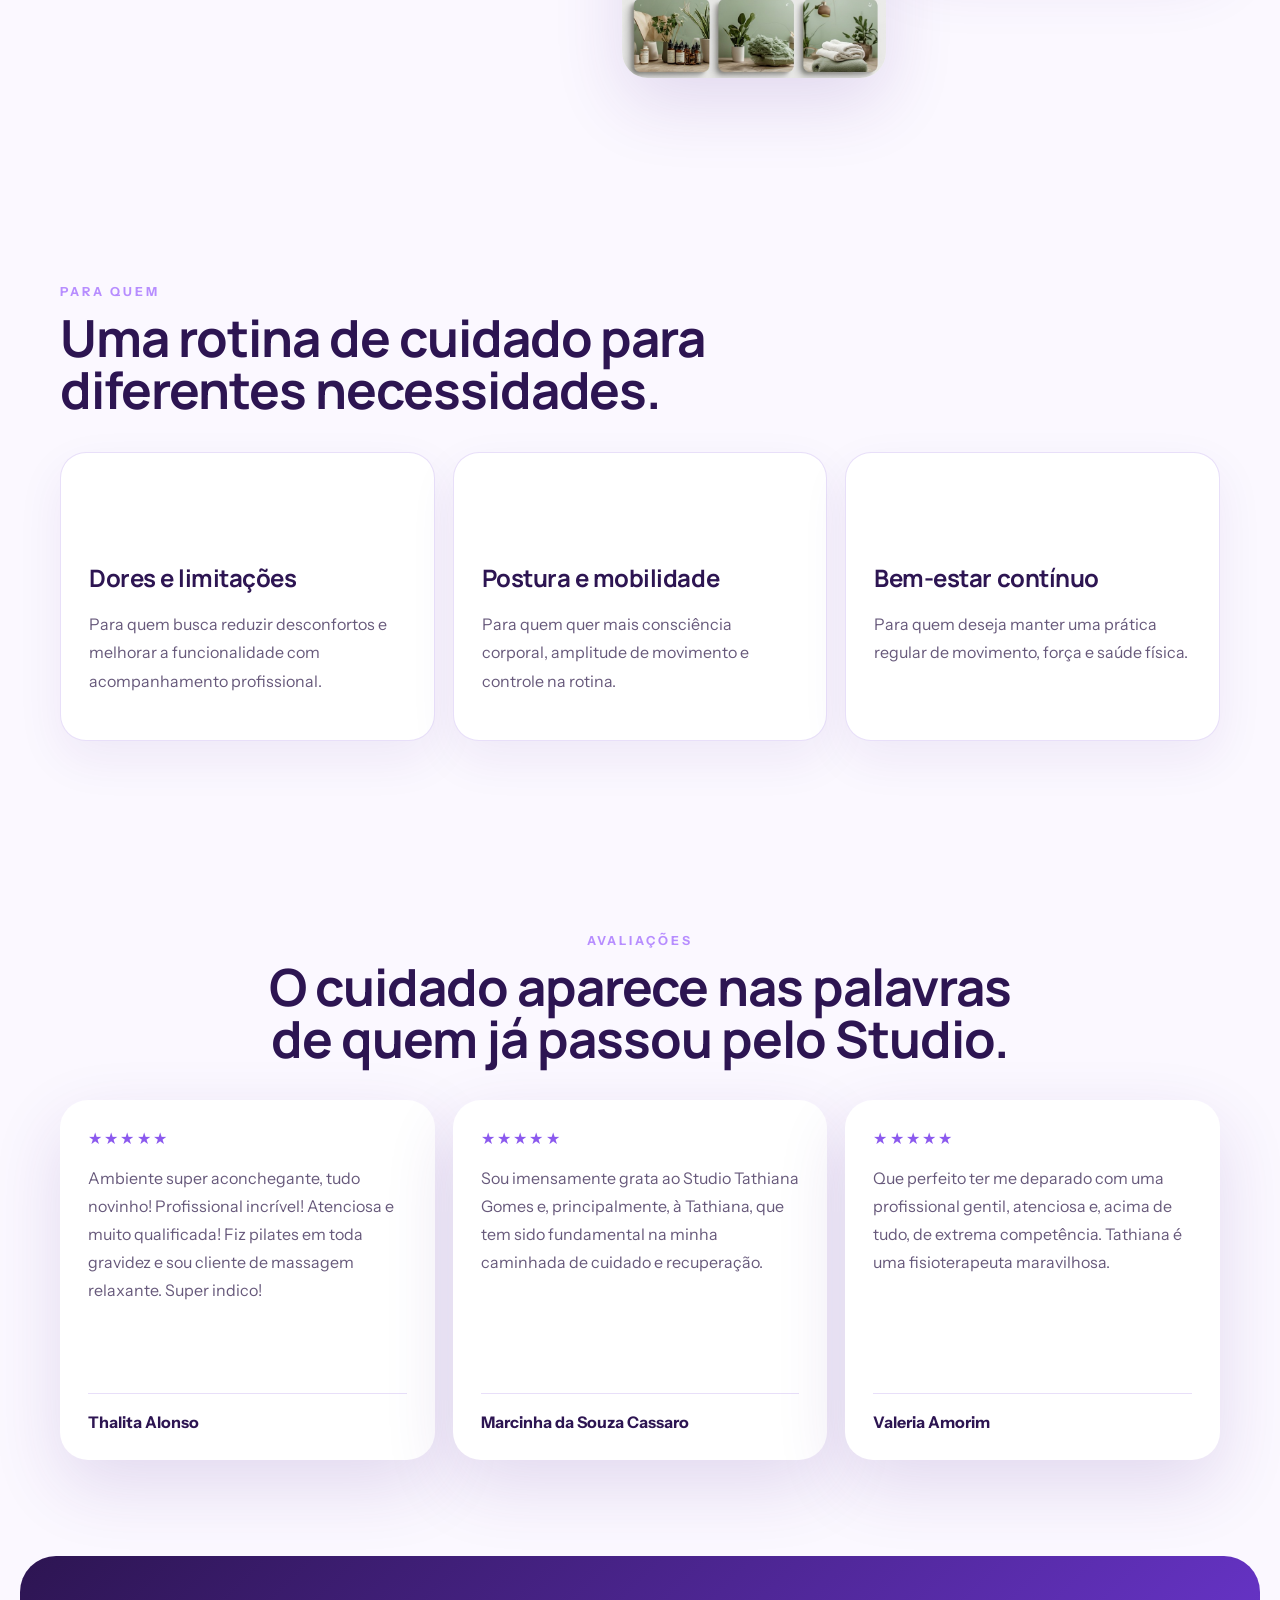
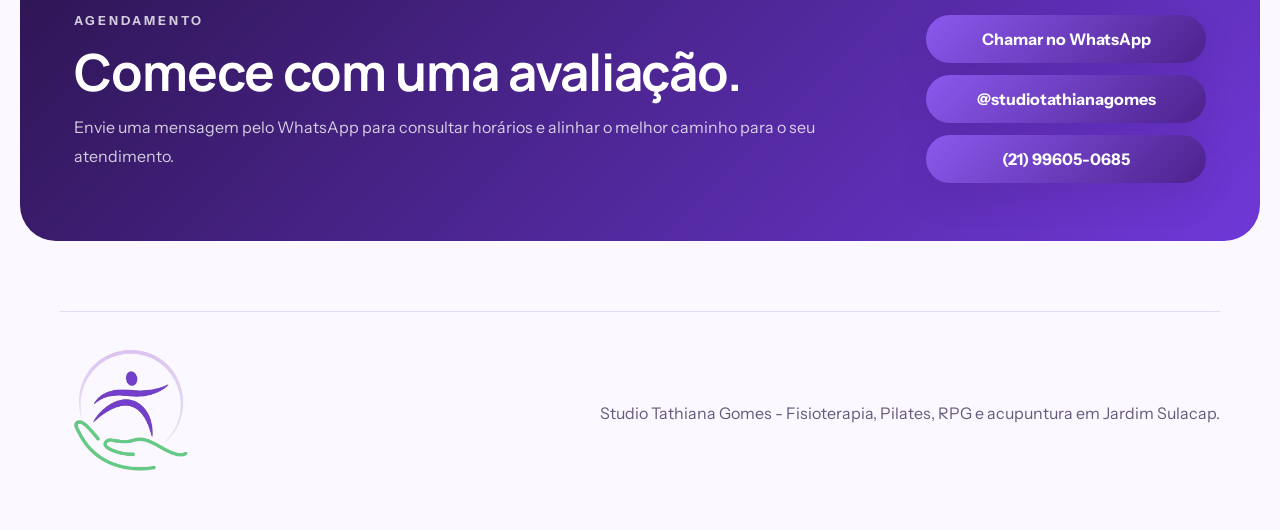
<file: index2.html>
<!DOCTYPE html>
<html lang="pt-BR">
  <head>
    <meta charset="UTF-8" />
    <meta name="viewport" content="width=device-width, initial-scale=1.0" />
    <title>Studio Tathiana Gomes | Versão Alternativa</title>
    <meta
      name="description"
      content="Studio Tathiana Gomes em Jardim Sulacap com fisioterapia, Pilates, RPG e acupuntura para movimento, postura, reabilitação e bem-estar."
    />
    <meta name="theme-color" content="#6f38d8" />
    <link rel="preconnect" href="https://fonts.googleapis.com" />
    <link rel="preconnect" href="https://fonts.gstatic.com" crossorigin />
    <link
      href="https://fonts.googleapis.com/css2?family=Instrument+Sans:wght@400;500;600;700;800&family=Manrope:wght@500;700;800&display=swap"
      rel="stylesheet"
    />
    <link rel="stylesheet" href="style2.css" />
  </head>
  <body>
    <header class="topbar">
      <a class="brand" href="#inicio" aria-label="Studio Tathiana Gomes">
        <img src="assets/images/logo2.png" alt="Studio Tathiana Gomes" />
      </a>
      <nav class="nav" aria-label="Navegação principal">
        <a href="#cuidado">Cuidado</a>
        <a href="#servicos">Serviços</a>
        <a href="#espaco">Espaço</a>
        <a href="#avaliacoes">Avaliações</a>
        <a href="#contato">Contato</a>
      </nav>
      <a
        class="nav-action"
        href="https://wa.me/5521996050685?text=Ola!%20Vim%20pelo%20site%20do%20Studio%20Tathiana%20Gomes%20e%20gostaria%20de%20agendar%20uma%20avaliacao."
        target="_blank"
        rel="noreferrer"
      >
        Agendar
      </a>
    </header>

    <main id="inicio">
      <section class="hero">
        <div class="hero__image" aria-hidden="true">
          <img src="assets/images/hero-studio.jpeg" alt="" />
        </div>
        <div class="hero__content">
          <p class="kicker">Fisioterapia • Pilates • RPG • Acupuntura</p>
          <h1>Um espaço para recuperar movimento e cuidar do corpo com presença.</h1>
          <p>
            Em Jardim Sulacap, em um ambiente climatizado,
            acessível e preparado para acompanhar sua evolução com cuidado profissional.
          </p>
          <div class="hero__actions">
            <a
              class="button"
              href="https://wa.me/5521996050685?text=Ola!%20Gostaria%20de%20agendar%20uma%20avaliacao%20no%20Studio%20Tathiana%20Gomes."
              target="_blank"
              rel="noreferrer"
            >
              Falar no WhatsApp
            </a>
            <a class="button button--light" href="#servicos">Ver serviços</a>
          </div>
        </div>
        <aside class="hero__panel" aria-label="Informações rápidas">
          <div>
            <span>Endereço</span>
            <strong>Rua Oliveira Martins, 234 - sala 1</strong>
          </div>
          <div>
            <span>Região</span>
            <strong>Jardim Sulacap, Rio de Janeiro</strong>
          </div>
          <div>
            <span>Horários</span>
            <strong>Seg, Ter, Qua, Qui, Sex: 06h-20h<br /> Sáb e Dom: fechado<br /></strong>
          </div>
        </aside>
      </section>

      <section class="section care" id="cuidado">
        <div class="section__intro">
          <p class="kicker">Como é o cuidado</p>
          <h2>Um acompanhamento construído em etapas, sem excesso de informação repetida.</h2>
        </div>
        <div class="care-steps">
          <article>
            <span>01</span>
            <h3>Avaliação</h3>
            <p>Entendimento da queixa, rotina, objetivos e histórico para orientar o plano de atendimento.</p>
          </article>
          <article>
            <span>02</span>
            <h3>Movimento orientado</h3>
            <p>Exercícios, técnicas e recursos aplicados conforme a necessidade de cada pessoa.</p>
          </article>
          <article>
            <span>03</span>
            <h3>Evolução</h3>
            <p>Acompanhamento da mobilidade, postura, força e conforto para ajustar o cuidado ao longo do processo.</p>
          </article>
        </div>
      </section>

      <section class="section services" id="servicos">
        <div class="section__intro section__intro--center">
          <p class="kicker">Serviços</p>
          <h2>Escolha uma área de cuidado.</h2>
        </div>

        <div class="service-tabs">
          <input type="radio" name="service" id="tab-pilates" checked />
          <input type="radio" name="service" id="tab-fisio" />
          <input type="radio" name="service" id="tab-rpg" />
          <input type="radio" name="service" id="tab-acupuntura" />

          <div class="tab-list" role="tablist" aria-label="Serviços do Studio">
            <label for="tab-pilates">Pilates</label>
            <label for="tab-fisio">Fisioterapia</label>
            <label for="tab-rpg">RPG</label>
            <label for="tab-acupuntura">Acupuntura</label>
          </div>

          <div class="tab-panels">
            <article class="tab-panel panel-pilates">
              <img src="assets/images/pilates-session.jpeg" alt="Atendimento de Pilates no Studio" />
              <div>
                <h3>Pilates para força, postura e consciência corporal.</h3>
                <p>
                  Aulas com orientação próxima, usando movimento como ferramenta para melhorar mobilidade,
                  estabilidade e disposição no dia a dia.
                </p>
              </div>
            </article>
            <article class="tab-panel panel-fisio">
              <img src="assets/images/movement-therapy.jpeg" alt="Movimento funcional e reabilitação" />
              <div>
                <h3>Fisioterapia com foco em função e qualidade de vida.</h3>
                <p>
                  Atendimento voltado à reabilitação física, melhora de dores, recuperação de movimentos
                  e retorno gradual às atividades.
                </p>
              </div>
            </article>
            <article class="tab-panel panel-rpg">
              <img src="assets/images/equipment-room.jpeg" alt="Estrutura de atendimento do Studio" />
              <div>
                <h3>RPG para cuidado postural.</h3>
                <p>
                  Reeducação postural global para trabalhar alinhamento, consciência corporal e redução de
                  sobrecargas no corpo.
                </p>
              </div>
            </article>
            <article class="tab-panel panel-acupuntura">
              <img src="assets/images/detail-care.jpeg" alt="Detalhes do ambiente de cuidado" />
              <div>
                <h3>Acupuntura como recurso complementar.</h3>
                <p>
                  Técnica integrada ao cuidado em saúde, aplicada com atenção ao conforto, aos objetivos e
                  à individualidade de cada paciente.
                </p>
              </div>
            </article>
          </div>
        </div>
      </section>

      <section class="experience" id="espaco">
        <div class="experience__copy">
          <p class="kicker">Estrutura</p>
          <h2>Clima leve, equipamentos organizados e acessibilidade.</h2>
          <p>
            O Studio reúne ambiente climatizado, banheiro acessível e espaço adaptado para cadeira de rodas.
            A proposta é facilitar uma experiência confortável desde a chegada.
          </p>
        </div>
        <div class="photo-stack" aria-label="Imagens do Studio">
          <img src="assets/images/clinic-space.jpeg" alt="Ambiente interno do Studio Tathiana Gomes" />
          <img src="assets/images/equipment-room.jpeg" alt="Equipamentos de Pilates do Studio" />
          <img src="assets/images/detail-care.jpeg" alt="Detalhes do ambiente do Studio" />
        </div>
      </section>

      <section class="section audience">
        <div class="section__intro">
          <p class="kicker">Para quem</p>
          <h2>Uma rotina de cuidado para diferentes necessidades.</h2>
        </div>
        <div class="audience-grid">
          <article>
            <h3>Dores e limitações</h3>
            <p>Para quem busca reduzir desconfortos e melhorar a funcionalidade com acompanhamento profissional.</p>
          </article>
          <article>
            <h3>Postura e mobilidade</h3>
            <p>Para quem quer mais consciência corporal, amplitude de movimento e controle na rotina.</p>
          </article>
          <article>
            <h3>Bem-estar contínuo</h3>
            <p>Para quem deseja manter uma prática regular de movimento, força e saúde física.</p>
          </article>
        </div>
      </section>

      <section class="section reviews" id="avaliacoes">
        <div class="section__intro section__intro--center">
          <p class="kicker">Avaliações</p>
          <h2>O cuidado aparece nas palavras de quem já passou pelo Studio.</h2>
        </div>
        <div class="review-row">
          <article>
            <span>★★★★★</span>
            <p>Ambiente super aconchegante, tudo novinho! Profissional incrível! Atenciosa e muito qualificada! Fiz pilates em toda gravidez e sou cliente de massagem relaxante. Super indico!</p>
            <strong>Thalita Alonso</strong>
          </article>
          <article>
            <span>★★★★★</span>
            <p>Sou imensamente grata ao Studio Tathiana Gomes e, principalmente, à Tathiana, que tem sido fundamental na minha caminhada de cuidado e recuperação.</p>
            <strong>Marcinha da Souza Cassaro</strong>
          </article>
          <article>
            <span>★★★★★</span>
            <p>Que perfeito ter me deparado com uma profissional gentil, atenciosa e, acima de tudo, de extrema competência. Tathiana é uma fisioterapeuta maravilhosa.</p>
            <strong>Valeria Amorim</strong>
          </article>
        </div>
      </section>

      <section class="contact" id="contato">
        <div>
          <p class="kicker">Agendamento</p>
          <h2>Comece com uma avaliação.</h2>
          <p>
            Envie uma mensagem pelo WhatsApp para consultar horários e alinhar o melhor caminho para o seu atendimento.
          </p>
        </div>
        <div class="contact-card">
          <a
            class="button"
            href="https://wa.me/5521996050685?text=Ola!%20Gostaria%20de%20agendar%20uma%20avaliacao%20no%20Studio%20Tathiana%20Gomes."
            target="_blank"
            rel="noreferrer"
          >
            Chamar no WhatsApp
          </a>
          <a href="https://www.instagram.com/studiotathianagomes/" target="_blank" rel="noreferrer" class="button">@studiotathianagomes</a>
          <a
            class="button"
            href="https://wa.me/5521996050685?text=Ola!%20Gostaria%20de%20agendar%20uma%20avaliacao%20no%20Studio%20Tathiana%20Gomes."
            target="_blank"
            rel="noreferrer"
          >(21) 99605-0685</a>
        </div>
      </section>
    </main>

    <footer class="footer">
      <img src="assets/images/logo2.png" alt="Studio Tathiana Gomes" />
      <p>Studio Tathiana Gomes - Fisioterapia, Pilates, RPG e acupuntura em Jardim Sulacap.</p>
    </footer>
  </body>
</html>
</file>
<file: style.css>
:root {
  --bg: #f7f3ff;
  --surface: rgba(255, 255, 255, 0.9);
  --surface-strong: #ffffff;
  --surface-soft: #f3ecff;
  --ink: #24153b;
  --text: #65577c;
  --muted: #8a7da1;
  --line: rgba(111, 56, 216, 0.12);
  --purple-950: #2d1552;
  --purple-900: #4c228c;
  --purple-800: #6f38d8;
  --purple-700: #8b59ee;
  --purple-500: #b78dff;
  --shadow-soft: 0 30px 80px rgba(76, 34, 140, 0.12);
  --shadow-card: 0 16px 40px rgba(76, 34, 140, 0.08);
  --radius-xl: 32px;
  --radius-lg: 24px;
  --radius-md: 18px;
  --container: min(1180px, calc(100vw - 40px));
}

*,
*::before,
*::after {
  box-sizing: border-box;
}

html {
  scroll-behavior: smooth;
}

body {
  margin: 0;
  min-width: 320px;
  color: var(--ink);
  font-family: "Instrument Sans", "Segoe UI", sans-serif;
  background:
    radial-gradient(circle at top left, rgba(183, 141, 255, 0.26), transparent 28%),
    radial-gradient(circle at top right, rgba(239, 227, 255, 0.92), transparent 32%),
    linear-gradient(180deg, #fdfcff 0%, #f7f3ff 100%);
}

img,
svg {
  display: block;
  max-width: 100%;
}

a {
  color: inherit;
  text-decoration: none;
}

button,
input,
textarea {
  font: inherit;
}

button {
  cursor: pointer;
}

.skip-link {
  position: absolute;
  left: 16px;
  top: -60px;
  z-index: 1000;
  border-radius: 999px;
  padding: 12px 18px;
  background: var(--purple-950);
  color: #fff;
  transition: top 0.2s ease;
}

.skip-link:focus {
  top: 16px;
}

.page-loader {
  position: fixed;
  inset: 0;
  z-index: 1200;
  display: grid;
  place-items: center;
  background: linear-gradient(135deg, #fbf7ff, #f0e6ff);
  transition: opacity 0.45s ease, visibility 0.45s ease;
}

.page-loader.is-hidden {
  opacity: 0;
  visibility: hidden;
}

.page-loader__mark {
  width: 68px;
  height: 68px;
  border-radius: 50%;
  border: 3px solid rgba(111, 56, 216, 0.15);
  border-top-color: var(--purple-800);
  animation: spin 0.9s linear infinite;
}

.container {
  width: var(--container);
  margin: 0 auto;
}

.site-header {
  position: sticky;
  top: 0;
  z-index: 50;
  padding: 18px 0;
  backdrop-filter: blur(18px);
  background: rgba(247, 243, 255, 0.82);
  border-bottom: 1px solid rgba(255, 255, 255, 0.56);
}

.header-inner {
  display: flex;
  align-items: center;
  justify-content: space-between;
  gap: 24px;
  border: 1px solid rgba(255, 255, 255, 0.65);
  background: rgba(255, 255, 255, 0.64);
  border-radius: 999px;
  padding: 14px 18px 14px 22px;
  box-shadow: var(--shadow-card);
}

.brand {
  display: flex;
  align-items: center;
  gap: 14px;
}

.brand__copy {
  display: grid;
  gap: 3px;
}

.brand__eyebrow,
.eyebrow {
  font-size: 0.78rem;
  text-transform: uppercase;
  letter-spacing: 0.28em;
  color: var(--muted);
}

.brand__title,
h1,
h2,
h3 {
  font-family: "Manrope", "Segoe UI", sans-serif;
}

.brand__title {
  font-size: 1.12rem;
  font-weight: 800;
  color: var(--purple-950);
}

.brand__logo {
  width: 56px;
  height: 56px;
  display: grid;
  place-items: center;
  border-radius: 20px;
  background: linear-gradient(135deg, rgba(255, 255, 255, 0.96), rgba(241, 230, 255, 0.96));
  box-shadow: 0 14px 30px rgba(111, 56, 216, 0.12);
}

.site-nav {
  display: flex;
  align-items: center;
  gap: 18px;
}

.site-nav a {
  font-size: 0.94rem;
  color: var(--text);
}

.site-nav a:hover {
  color: var(--purple-950);
}

.menu-toggle {
  display: none;
  width: 52px;
  height: 52px;
  border: 1px solid var(--line);
  border-radius: 50%;
  background: rgba(255, 255, 255, 0.88);
  flex-direction: column;
  justify-content: center;
  gap: 5px;
  padding: 0 14px;
}

.menu-toggle span {
  width: 100%;
  height: 2px;
  border-radius: 999px;
  background: var(--purple-950);
  transition: transform 0.25s ease, opacity 0.25s ease;
}

.menu-toggle.is-active span:nth-child(1) {
  transform: translateY(7px) rotate(45deg);
}

.menu-toggle.is-active span:nth-child(2) {
  opacity: 0;
}

.menu-toggle.is-active span:nth-child(3) {
  transform: translateY(-7px) rotate(-45deg);
}

.button {
  display: inline-flex;
  align-items: center;
  justify-content: center;
  min-height: 54px;
  border: 0;
  border-radius: 999px;
  padding: 0 24px;
  font-size: 0.95rem;
  font-weight: 700;
  color: #fff;
  background: linear-gradient(135deg, var(--purple-700), var(--purple-900));
  box-shadow: 0 16px 30px rgba(76, 34, 140, 0.18);
  transition: transform 0.2s ease, box-shadow 0.2s ease;
}

.button:hover {
  transform: translateY(-1px);
  box-shadow: 0 18px 34px rgba(76, 34, 140, 0.22);
}

.button--small {
  min-height: 44px;
  padding: 0 18px;
}

.button--ghost {
  color: var(--purple-950);
  background: #ffffff;
  border: 1px solid rgba(111, 56, 216, 0.16);
  box-shadow: 0 10px 20px rgba(76, 34, 140, 0.06);
}

.button--ghost-strong {
  background: #ffffff;
  color: var(--purple-950);
}

.button--block {
  width: 100%;
}

.hero {
  padding: 44px 0 84px;
}

.hero-grid,
.intro-grid,
.contact-grid,
.footer-grid {
  display: grid;
  grid-template-columns: repeat(2, minmax(0, 1fr));
  gap: 28px;
  align-items: start;
}

.hero-copy,
.intro-card,
.contact-copy,
.form-card {
  border-radius: var(--radius-xl);
  background: var(--surface);
  border: 1px solid rgba(255, 255, 255, 0.7);
  box-shadow: var(--shadow-soft);
}

.hero-copy {
  padding: 46px;
}

.pill {
  display: inline-flex;
  align-items: center;
  border-radius: 999px;
  padding: 11px 16px;
  background: #fff;
  border: 1px solid rgba(111, 56, 216, 0.12);
  color: var(--purple-950);
  font-size: 0.84rem;
  font-weight: 700;
  letter-spacing: 0.04em;
}

h1,
.section-heading h2,
.intro-card h2,
.contact-copy h2,
.form-card h3,
.hero-info-card h2 {
  margin: 16px 0 0;
  font-weight: 800;
  line-height: 1.04;
  letter-spacing: -0.04em;
  color: var(--purple-950);
}

h1 {
  font-size: clamp(3rem, 5vw, 5.1rem);
  max-width: 13ch;
}

.hero-text,
.section-heading p,
.intro-card p,
.contact-copy p,
.form-card p,
.site-footer p,
.hero-info-card p {
  color: var(--text);
  line-height: 1.85;
  font-size: 1rem;
}

.hero-text {
  margin-top: 22px;
  max-width: 60ch;
}

.hero-actions,
.contact-actions {
  display: flex;
  flex-wrap: wrap;
  gap: 14px;
  margin-top: 28px;
}

.hero-points,
.service-grid,
.benefit-grid,
.testimonial-grid,
.footer-columns {
  display: grid;
  gap: 16px;
}

.hero-points {
  grid-template-columns: repeat(3, minmax(0, 1fr));
  margin-top: 34px;
}

.hero-points div,
.stats-card div,
.service-card,
.benefit-card,
.testimonial-card {
  border: 1px solid var(--line);
  border-radius: var(--radius-lg);
  background: rgba(255, 255, 255, 0.92);
  box-shadow: var(--shadow-card);
}

.hero-points div {
  padding: 20px;
}

.hero-points strong,
.stats-card strong,
.service-card h3,
.testimonial-card__author {
  color: var(--purple-950);
}

.hero-points p,
.stats-card p,
.service-card p {
  margin: 10px 0 0;
  color: var(--text);
  line-height: 1.7;
  font-size: 0.94rem;
}

.hero-visual,
.intro-media {
  display: grid;
  gap: 18px;
}

.hero-side {
  display: grid;
  grid-template-columns: 0.95fr 1.05fr;
  gap: 18px;
}

.hero-photo,
.media-card,
.gallery-card {
  overflow: hidden;
  border-radius: var(--radius-xl);
  border: 1px solid rgba(255, 255, 255, 0.75);
  background: #fff;
  box-shadow: var(--shadow-soft);
}

.hero-photo img,
.media-card img,
.gallery-card img {
  width: 100%;
  height: 100%;
  object-fit: cover;
}

.hero-photo--main {
  min-height: 560px;
}

.hero-photo--small {
  min-height: 230px;
}

.hero-info-card {
  padding: 28px;
  border-radius: var(--radius-xl);
  background: linear-gradient(180deg, #ffffff 0%, #f2e9ff 100%);
  border: 1px solid rgba(111, 56, 216, 0.12);
  box-shadow: var(--shadow-card);
}

.hero-info-card h2 {
  font-size: 2rem;
}

.section {
  padding: 90px 0;
}

.section--soft {
  background: rgba(255, 255, 255, 0.42);
}

.section--highlight {
  background: linear-gradient(180deg, #f2e9ff 0%, #f7f3ff 100%);
}

.intro-card,
.contact-copy,
.form-card {
  padding: 38px;
}

.section-heading {
  max-width: 760px;
}

.section-heading--compact {
  margin-bottom: 26px;
}

.section-heading h2,
.intro-card h2,
.contact-copy h2 {
  font-size: clamp(2.2rem, 4vw, 4rem);
}

.intro-media {
  grid-template-columns: 1.05fr 0.95fr;
}

.media-card {
  min-height: 560px;
}

.stats-card {
  display: grid;
  gap: 16px;
}

.stats-card div {
  padding: 22px;
}

.service-grid {
  margin-top: 34px;
  grid-template-columns: repeat(4, minmax(0, 1fr));
}

.service-card {
  padding: 24px;
}

.service-card__icon,
.testimonial-card__stars {
  display: inline-flex;
  align-items: center;
  justify-content: center;
  font-size: 0.78rem;
  letter-spacing: 0.2em;
  text-transform: uppercase;
}

.service-card__icon {
  width: 54px;
  height: 54px;
  border-radius: 16px;
  color: var(--purple-950);
  background: rgba(183, 141, 255, 0.18);
  font-weight: 700;
}

.benefits-wrap {
  display: grid;
  gap: 12px;
}

.benefit-grid {
  grid-template-columns: repeat(4, minmax(0, 1fr));
}

.benefit-card {
  min-height: 158px;
  display: flex;
  align-items: flex-end;
  padding: 22px;
  background: linear-gradient(180deg, #ffffff 0%, #f5eeff 100%);
}

.benefit-card strong {
  max-width: 10ch;
  font-size: 1.14rem;
  line-height: 1.4;
  color: var(--purple-950);
}

.gallery-grid {
  margin-top: 34px;
}

.gallery-grid--images {
  display: grid;
  grid-template-columns: repeat(12, minmax(0, 1fr));
  gap: 18px;
}

.gallery-card {
  position: relative;
  border: 0;
  padding: 0;
  text-align: left;
  color: #fff;
  transition: transform 0.35s ease, box-shadow 0.35s ease;
}

.gallery-card:hover {
  transform: translateY(-4px);
  box-shadow: 0 22px 54px rgba(76, 34, 140, 0.16);
}

.gallery-card--image {
  min-height: 320px;
  grid-column: span 4;
}

.gallery-card--image.gallery-card--wide {
  grid-column: span 6;
}

.gallery-card__content {
  position: absolute;
  inset: auto 0 0 0;
  padding: 22px;
  background: linear-gradient(180deg, rgba(39, 18, 80, 0), rgba(39, 18, 80, 0.88));
}

.gallery-card__eyebrow {
  display: inline-flex;
  font-size: 0.78rem;
  letter-spacing: 0.2em;
  text-transform: uppercase;
  color: rgba(255, 255, 255, 0.78);
}

.gallery-card strong,
.gallery-modal__copy h3 {
  display: block;
  margin-top: 12px;
  font-family: "Manrope", "Segoe UI", sans-serif;
  font-size: 1.9rem;
  font-weight: 800;
  line-height: 1.06;
  letter-spacing: -0.04em;
}

.gallery-card p {
  margin: 10px 0 0;
  color: rgba(255, 255, 255, 0.86);
  line-height: 1.7;
}

.testimonial-grid {
  margin-top: 34px;
  grid-template-columns: repeat(3, minmax(0, 1fr));
}

.testimonial-card {
  display: flex;
  flex-direction: column;
  padding: 24px;
}

.testimonial-card__stars {
  color: var(--purple-700);
}

.testimonial-card blockquote {
  margin: 18px 0 0;
  color: var(--text);
  line-height: 1.8;
  font-size: 1.05rem;
}

.testimonial-card__author {
  margin: auto 0 0;
  padding-top: 16px;
  border-top: 1px solid var(--line);
  font-weight: 700;
}

.testimonial-card__author span {
  display: block;
  margin-top: 6px;
  color: var(--muted);
  font-weight: 500;
}

.contact-section {
  padding-top: 40px;
  padding-bottom: 96px;
}

.contact-copy {
  min-height: 100%;
}

.contact-list {
  display: grid;
  gap: 14px;
  margin-top: 28px;
}

.contact-list article {
  border: 1px solid var(--line);
  border-radius: 20px;
  padding: 18px 20px;
  background: rgba(255, 255, 255, 0.88);
}

.contact-list span {
  display: block;
  font-size: 0.76rem;
  letter-spacing: 0.2em;
  text-transform: uppercase;
  color: var(--muted);
}

.contact-list strong {
  display: block;
  margin-top: 10px;
  color: var(--purple-950);
  line-height: 1.7;
}

.lead-form {
  display: grid;
  gap: 18px;
  margin-top: 26px;
}

.field-group {
  display: grid;
  gap: 9px;
}

.field-group label {
  font-size: 0.9rem;
  font-weight: 700;
  color: var(--purple-950);
}

.field-group input,
.field-group textarea {
  width: 100%;
  border: 1px solid rgba(111, 56, 216, 0.14);
  border-radius: 18px;
  padding: 16px 18px;
  background: #fcfaff;
  color: var(--ink);
  transition: border-color 0.2s ease, box-shadow 0.2s ease, background 0.2s ease;
}

.field-group input:focus,
.field-group textarea:focus {
  outline: none;
  border-color: rgba(111, 56, 216, 0.32);
  box-shadow: 0 0 0 4px rgba(183, 141, 255, 0.2);
  background: #fff;
}

.field-group.is-invalid input,
.field-group.is-invalid textarea {
  border-color: rgba(166, 68, 68, 0.45);
  box-shadow: 0 0 0 4px rgba(166, 68, 68, 0.08);
}

.field-error {
  min-height: 18px;
  color: #9e4747;
  font-size: 0.82rem;
}

.form-feedback {
  min-height: 24px;
  margin: 0;
  color: var(--purple-900);
  font-size: 0.92rem;
}

.site-footer {
  padding: 0 0 30px;
  border-top: 1px solid rgba(111, 56, 216, 0.08);
  background: rgba(255, 255, 255, 0.56);
}

.footer-columns {
  grid-template-columns: repeat(2, minmax(0, 1fr));
}

.footer-columns h3 {
  margin: 0 0 12px;
  color: var(--purple-950);
}

.footer-columns ul {
  margin: 0;
  padding: 0;
  list-style: none;
  display: grid;
  gap: 12px;
  color: var(--text);
  line-height: 1.7;
}

.footer-bottom {
  padding-top: 18px;
  border-top: 1px solid rgba(111, 56, 216, 0.08);
  color: var(--muted);
  font-size: 0.92rem;
}

.floating-whatsapp {
  position: fixed;
  right: 20px;
  bottom: 20px;
  z-index: 45;
  display: inline-flex;
  align-items: center;
  justify-content: center;
  min-width: 148px;
  min-height: 58px;
  border-radius: 999px;
  padding: 0 22px;
  color: #fff;
  font-weight: 700;
  letter-spacing: 0.02em;
  background: linear-gradient(135deg, #7f45ed, #4b1fa0);
  box-shadow: 0 22px 40px rgba(56, 23, 120, 0.24);
}

.floating-whatsapp:hover {
  transform: translateY(-1px);
}

.gallery-modal {
  position: fixed;
  inset: 0;
  z-index: 1100;
  display: grid;
  place-items: center;
  padding: 20px;
  visibility: hidden;
  opacity: 0;
  transition: opacity 0.25s ease, visibility 0.25s ease;
}

.gallery-modal.is-open {
  visibility: visible;
  opacity: 1;
}

.gallery-modal__backdrop {
  position: absolute;
  inset: 0;
  background: rgba(25, 10, 53, 0.6);
  backdrop-filter: blur(14px);
}

.gallery-modal__dialog {
  position: relative;
  z-index: 1;
  display: grid;
  grid-template-columns: 1.08fr 0.92fr;
  width: min(1040px, 100%);
  overflow: hidden;
  border-radius: 32px;
  background: #fff;
  box-shadow: 0 30px 90px rgba(31, 9, 69, 0.34);
}

.gallery-modal__visual {
  min-height: 420px;
  background-color: #f0e4ff;
  background-position: center;
  background-repeat: no-repeat;
  background-size: cover;
}

.gallery-modal__copy {
  padding: 34px;
}

.gallery-modal__copy p {
  color: var(--text);
  line-height: 1.8;
}

.gallery-modal__close {
  position: absolute;
  top: 18px;
  right: 18px;
  z-index: 2;
  width: 46px;
  height: 46px;
  border: 0;
  border-radius: 50%;
  font-size: 1.7rem;
  color: var(--purple-950);
  background: rgba(255, 255, 255, 0.92);
  box-shadow: 0 12px 24px rgba(56, 23, 120, 0.12);
}

@keyframes spin {
  to {
    transform: rotate(360deg);
  }
}

@media (max-width: 1120px) {
  .hero-grid,
  .intro-grid,
  .contact-grid,
  .footer-grid,
  .gallery-modal__dialog,
  .intro-media {
    grid-template-columns: 1fr;
  }

  .hero-points,
  .service-grid,
  .benefit-grid,
  .testimonial-grid {
    grid-template-columns: repeat(2, minmax(0, 1fr));
  }

  .gallery-card--image,
  .gallery-card--image.gallery-card--wide {
    grid-column: span 6;
  }
}

@media (max-width: 860px) {
  .menu-toggle {
    display: inline-flex;
  }

  .site-nav {
    position: absolute;
    left: 20px;
    right: 20px;
    top: calc(100% + 12px);
    display: none;
    flex-direction: column;
    align-items: stretch;
    gap: 14px;
    padding: 18px;
    border-radius: 24px;
    background: rgba(255, 255, 255, 0.97);
    border: 1px solid rgba(255, 255, 255, 0.8);
    box-shadow: var(--shadow-soft);
  }

  .site-nav.is-open {
    display: flex;
  }

  .header-inner {
    position: relative;
    border-radius: 28px;
  }

  .hero-copy,
  .intro-card,
  .contact-copy,
  .form-card {
    padding: 28px;
  }

  .hero-side,
  .hero-points,
  .service-grid,
  .benefit-grid,
  .testimonial-grid,
  .footer-columns {
    grid-template-columns: 1fr;
  }

  .gallery-grid--images {
    grid-template-columns: 1fr;
  }

  .gallery-card--image,
  .gallery-card--image.gallery-card--wide {
    grid-column: auto;
  }

  .brand {
    gap: 10px;
  }

  .brand__logo {
    width: 50px;
    height: 50px;
    border-radius: 18px;
  }

  .brand__eyebrow {
    letter-spacing: 0.18em;
  }

  .floating-whatsapp {
    min-width: auto;
    padding: 0 18px;
  }
}

@media (max-width: 640px) {
  .site-header {
    padding: 12px 0;
  }

  .container {
    width: min(100vw - 24px, 1180px);
  }

  .hero {
    padding-top: 22px;
    padding-bottom: 60px;
  }

  .section {
    padding: 68px 0;
  }

  .hero-photo--main,
  .media-card {
    min-height: 380px;
  }

  .hero-photo--small,
  .gallery-card--image {
    min-height: 240px;
  }

  .hero-info-card h2,
  .gallery-card strong,
  .gallery-modal__copy h3 {
    font-size: 1.6rem;
  }

  .floating-whatsapp {
    right: 14px;
    bottom: 14px;
    min-height: 54px;
  }
}

@media (prefers-reduced-motion: reduce) {
  html {
    scroll-behavior: auto;
  }

  *,
  *::before,
  *::after {
    animation-duration: 0.01ms !important;
    animation-iteration-count: 1 !important;
    transition-duration: 0.01ms !important;
    scroll-behavior: auto !important;
  }
}
</file>
<file: style2.css>
:root {
  --bg: #fbf8ff;
  --ink: #21113a;
  --text: #67597b;
  --muted: #8d80a5;
  --purple-950: #2d1552;
  --purple-900: #4c228c;
  --purple-800: #6f38d8;
  --purple-700: #8b59ee;
  --purple-500: #b78dff;
  --surface: #ffffff;
  --soft: #f2eaff;
  --line: rgba(111, 56, 216, 0.16);
  --shadow: 0 26px 70px rgba(76, 34, 140, 0.14);
  --container: min(1160px, calc(100vw - 40px));
}

*,
*::before,
*::after {
  box-sizing: border-box;
}

html {
  scroll-behavior: smooth;
}

body {
  margin: 0;
  min-width: 320px;
  color: var(--ink);
  background: var(--bg);
  font-family: "Instrument Sans", "Segoe UI", sans-serif;
}

img {
  display: block;
  max-width: 100%;
}

a {
  color: inherit;
  text-decoration: none;
}

.topbar {
  position: fixed;
  top: 18px;
  left: 50%;
  z-index: 10;
  display: grid;
  grid-template-columns: auto 1fr auto;
  align-items: center;
  gap: 24px;
  width: var(--container);
  padding: 10px 12px;
  border: 1px solid rgba(255, 255, 255, 0.72);
  border-radius: 28px;
  background: rgba(255, 255, 255, 0.82);
  box-shadow: 0 18px 44px rgba(45, 21, 82, 0.12);
  backdrop-filter: blur(18px);
  transform: translateX(-50%);
}

.brand img {
  width: 78px;
}

.nav {
  display: flex;
  justify-content: center;
  gap: 22px;
  color: var(--text);
  font-size: 0.94rem;
  font-weight: 700;
}

.nav a:hover {
  color: var(--purple-900);
}

.nav-action,
.button {
  display: inline-flex;
  align-items: center;
  justify-content: center;
  min-height: 48px;
  border-radius: 999px;
  padding: 0 20px;
  color: #fff;
  font-weight: 800;
  background: linear-gradient(135deg, var(--purple-700), var(--purple-900));
  box-shadow: 0 16px 30px rgba(76, 34, 140, 0.18);
}

.button--light {
  color: var(--purple-950);
  background: #fff;
}

.hero {
  position: relative;
  min-height: 100vh;
  display: grid;
  grid-template-columns: minmax(0, 1fr);
  align-items: end;
  overflow: hidden;
  padding: 170px max(20px, calc((100vw - 1160px) / 2)) 52px;
  color: #fff;
}

.hero__image {
  position: absolute;
  inset: 0;
  z-index: -2;
}

.hero__image img {
  width: 100%;
  height: 100%;
  object-fit: cover;
}

.hero::after {
  content: "";
  position: absolute;
  inset: 0;
  z-index: -1;
  background:
    linear-gradient(90deg, rgba(28, 12, 57, 0.86) 0%, rgba(28, 12, 57, 0.52) 48%, rgba(28, 12, 57, 0.12) 100%),
    linear-gradient(180deg, rgba(28, 12, 57, 0.15) 0%, rgba(28, 12, 57, 0.7) 100%);
}

.hero__content {
  max-width: 760px;
}

.kicker {
  margin: 0;
  color: var(--purple-500);
  font-size: 0.78rem;
  font-weight: 800;
  letter-spacing: 0.24em;
  text-transform: uppercase;
}

h1,
h2,
h3 {
  font-family: "Manrope", "Segoe UI", sans-serif;
  letter-spacing: -0.02em;
}

h1 {
  margin: 16px 0 0;
  max-width: 12ch;
  font-size: clamp(3rem, 7vw, 6.6rem);
  line-height: 0.94;
}

.hero__content p:not(.kicker),
.section__intro p:not(.kicker),
.experience__copy p,
.audience-grid p,
.contact p,
.footer p {
  color: var(--text);
  line-height: 1.8;
}

.hero__content p:not(.kicker) {
  max-width: 58ch;
  color: rgba(255, 255, 255, 0.82);
  font-size: 1.08rem;
}

.hero__actions {
  display: flex;
  flex-wrap: wrap;
  gap: 12px;
  margin-top: 28px;
}

.hero__panel {
  position: absolute;
  right: max(20px, calc((100vw - 1160px) / 2));
  bottom: 52px;
  display: grid;
  gap: 12px;
  width: min(340px, calc(100vw - 40px));
}

.hero__panel div {
  padding: 18px;
  border: 1px solid rgba(255, 255, 255, 0.2);
  border-radius: 18px;
  background: rgba(255, 255, 255, 0.12);
  backdrop-filter: blur(16px);
}

.hero__panel span {
  display: block;
  color: rgba(255, 255, 255, 0.62);
  font-size: 0.78rem;
  font-weight: 800;
  text-transform: uppercase;
  letter-spacing: 0.18em;
}

.hero__panel strong {
  display: block;
  margin-top: 8px;
  line-height: 1.5;
}

.section {
  width: var(--container);
  margin: 0 auto;
  padding: 96px 0;
}

.section__intro {
  max-width: 760px;
}

.section__intro--center {
  margin: 0 auto;
  text-align: center;
}

.section__intro h2,
.experience__copy h2,
.contact h2 {
  margin: 12px 0 0;
  color: var(--purple-950);
  font-size: clamp(2.2rem, 4vw, 4.3rem);
  line-height: 1.02;
}

.care-steps {
  display: grid;
  grid-template-columns: repeat(3, minmax(0, 1fr));
  gap: 1px;
  margin-top: 36px;
  overflow: hidden;
  border: 1px solid var(--line);
  border-radius: 32px;
  background: var(--line);
}

.care-steps article,
.audience-grid article,
.review-row article {
  background: var(--surface);
}

.care-steps article {
  min-height: 280px;
  padding: 28px;
}

.care-steps span {
  color: var(--purple-700);
  font-weight: 800;
}

.care-steps h3,
.audience-grid h3 {
  margin: 80px 0 0;
  color: var(--purple-950);
  font-size: 1.5rem;
}

.care-steps p,
.review-row p {
  color: var(--text);
  line-height: 1.75;
}

.services {
  width: 100%;
  padding-right: max(20px, calc((100vw - 1160px) / 2));
  padding-left: max(20px, calc((100vw - 1160px) / 2));
  background: var(--soft);
}

.service-tabs {
  margin-top: 36px;
}

.service-tabs input {
  position: absolute;
  opacity: 0;
  pointer-events: none;
}

.tab-list {
  display: grid;
  grid-template-columns: repeat(4, minmax(0, 1fr));
  gap: 10px;
  max-width: 860px;
  margin: 0 auto 22px;
}

.tab-list label {
  display: grid;
  place-items: center;
  min-height: 52px;
  border: 1px solid var(--line);
  border-radius: 999px;
  color: var(--purple-950);
  font-weight: 800;
  background: rgba(255, 255, 255, 0.72);
  cursor: pointer;
}

#tab-pilates:checked ~ .tab-list label[for="tab-pilates"],
#tab-fisio:checked ~ .tab-list label[for="tab-fisio"],
#tab-rpg:checked ~ .tab-list label[for="tab-rpg"],
#tab-acupuntura:checked ~ .tab-list label[for="tab-acupuntura"] {
  color: #fff;
  background: var(--purple-900);
}

.tab-panels {
  position: relative;
}

.tab-panel {
  display: none;
  grid-template-columns: 1fr 0.9fr;
  gap: 34px;
  align-items: stretch;
  overflow: hidden;
  border-radius: 34px;
  background: #fff;
  box-shadow: var(--shadow);
}

#tab-pilates:checked ~ .tab-panels .panel-pilates,
#tab-fisio:checked ~ .tab-panels .panel-fisio,
#tab-rpg:checked ~ .tab-panels .panel-rpg,
#tab-acupuntura:checked ~ .tab-panels .panel-acupuntura {
  display: grid;
}

.tab-panel img {
  width: 100%;
  height: 460px;
  object-fit: cover;
}

.tab-panel div {
  display: grid;
  align-content: center;
  padding: 44px 44px 44px 0;
}

.tab-panel h3 {
  margin: 0;
  color: var(--purple-950);
  font-size: clamp(2rem, 3vw, 3.2rem);
  line-height: 1.05;
}

.tab-panel p {
  color: var(--text);
  line-height: 1.85;
  font-size: 1.04rem;
}

.experience {
  display: grid;
  grid-template-columns: 0.82fr 1.18fr;
  gap: 52px;
  align-items: center;
  width: var(--container);
  margin: 0 auto;
  padding: 110px 0;
}

.photo-stack {
  display: grid;
  grid-template-columns: repeat(12, 1fr);
  grid-auto-rows: 120px;
  gap: 14px;
}

.photo-stack img {
  width: 100%;
  height: 100%;
  object-fit: cover;
  border-radius: 26px;
  box-shadow: var(--shadow);
}

.photo-stack img:nth-child(1) {
  grid-column: 1 / 8;
  grid-row: 1 / 4;
}

.photo-stack img:nth-child(2) {
  grid-column: 7 / 13;
  grid-row: 2 / 5;
}

.photo-stack img:nth-child(3) {
  grid-column: 2 / 7;
  grid-row: 4 / 6;
}

.audience-grid,
.review-row {
  display: grid;
  grid-template-columns: repeat(3, minmax(0, 1fr));
  gap: 18px;
  margin-top: 36px;
}

.audience-grid article {
  min-height: 260px;
  padding: 28px;
  border: 1px solid var(--line);
  border-radius: 26px;
  box-shadow: 0 18px 48px rgba(76, 34, 140, 0.07);
}

.review-row article {
  display: flex;
  min-height: 360px;
  flex-direction: column;
  padding: 28px;
  border-radius: 28px;
  box-shadow: var(--shadow);
}

.review-row span {
  color: var(--purple-700);
  letter-spacing: 0.14em;
}

.review-row strong {
  margin-top: auto;
  padding-top: 18px;
  border-top: 1px solid var(--line);
  color: var(--purple-950);
}

.contact {
  display: grid;
  grid-template-columns: 1fr auto;
  gap: 32px;
  align-items: center;
  width: min(1240px, calc(100vw - 40px));
  margin: 0 auto 70px;
  padding: 54px;
  border-radius: 36px;
  color: #fff;
  background: linear-gradient(135deg, var(--purple-950), var(--purple-800));
}

.contact h2 {
  color: #fff;
}

.contact p {
  color: rgba(255, 255, 255, 0.78);
}

.contact-card {
  display: grid;
  gap: 12px;
  min-width: 280px;
}

.contact-card a:not(.button) {
  padding: 16px 18px;
  border-radius: 18px;
  color: #fff;
  background: rgba(255, 255, 255, 0.12);
}

.footer {
  display: flex;
  align-items: center;
  justify-content: space-between;
  gap: 20px;
  width: var(--container);
  margin: 0 auto;
  padding: 28px 0 44px;
  border-top: 1px solid var(--line);
}

.footer img {
  width: 140px;
}

@media (max-width: 980px) {
  .topbar {
    grid-template-columns: auto auto;
  }

  .nav {
    display: none;
  }

  .hero {
    min-height: auto;
    padding-top: 150px;
  }

  .hero__panel {
    position: static;
    margin-top: 34px;
  }

  .care-steps,
  .audience-grid,
  .review-row,
  .experience,
  .contact,
  .tab-panel {
    grid-template-columns: 1fr;
  }

  .tab-panel div {
    padding: 0 28px 32px;
  }

  .contact-card {
    min-width: 0;
  }
}

@media (max-width: 640px) {
  :root {
    --container: min(100vw - 24px, 1160px);
  }

  .topbar {
    top: 10px;
    width: calc(100vw - 20px);
  }

  .brand img {
    width: 64px;
  }

  .hero {
    padding-right: 14px;
    padding-left: 14px;
  }

  h1 {
    font-size: clamp(2.7rem, 15vw, 4.6rem);
  }

  .tab-list {
    grid-template-columns: repeat(2, minmax(0, 1fr));
  }

  .tab-panel img {
    height: 300px;
  }

  .photo-stack {
    display: grid;
    grid-auto-rows: auto;
  }

  .photo-stack img,
  .photo-stack img:nth-child(1),
  .photo-stack img:nth-child(2),
  .photo-stack img:nth-child(3) {
    grid-column: 1 / -1;
    grid-row: auto;
    aspect-ratio: 4 / 3;
  }

  .contact {
    width: calc(100vw - 24px);
    padding: 30px;
  }

  .footer {
    flex-direction: column;
    align-items: flex-start;
  }
}
</file>
